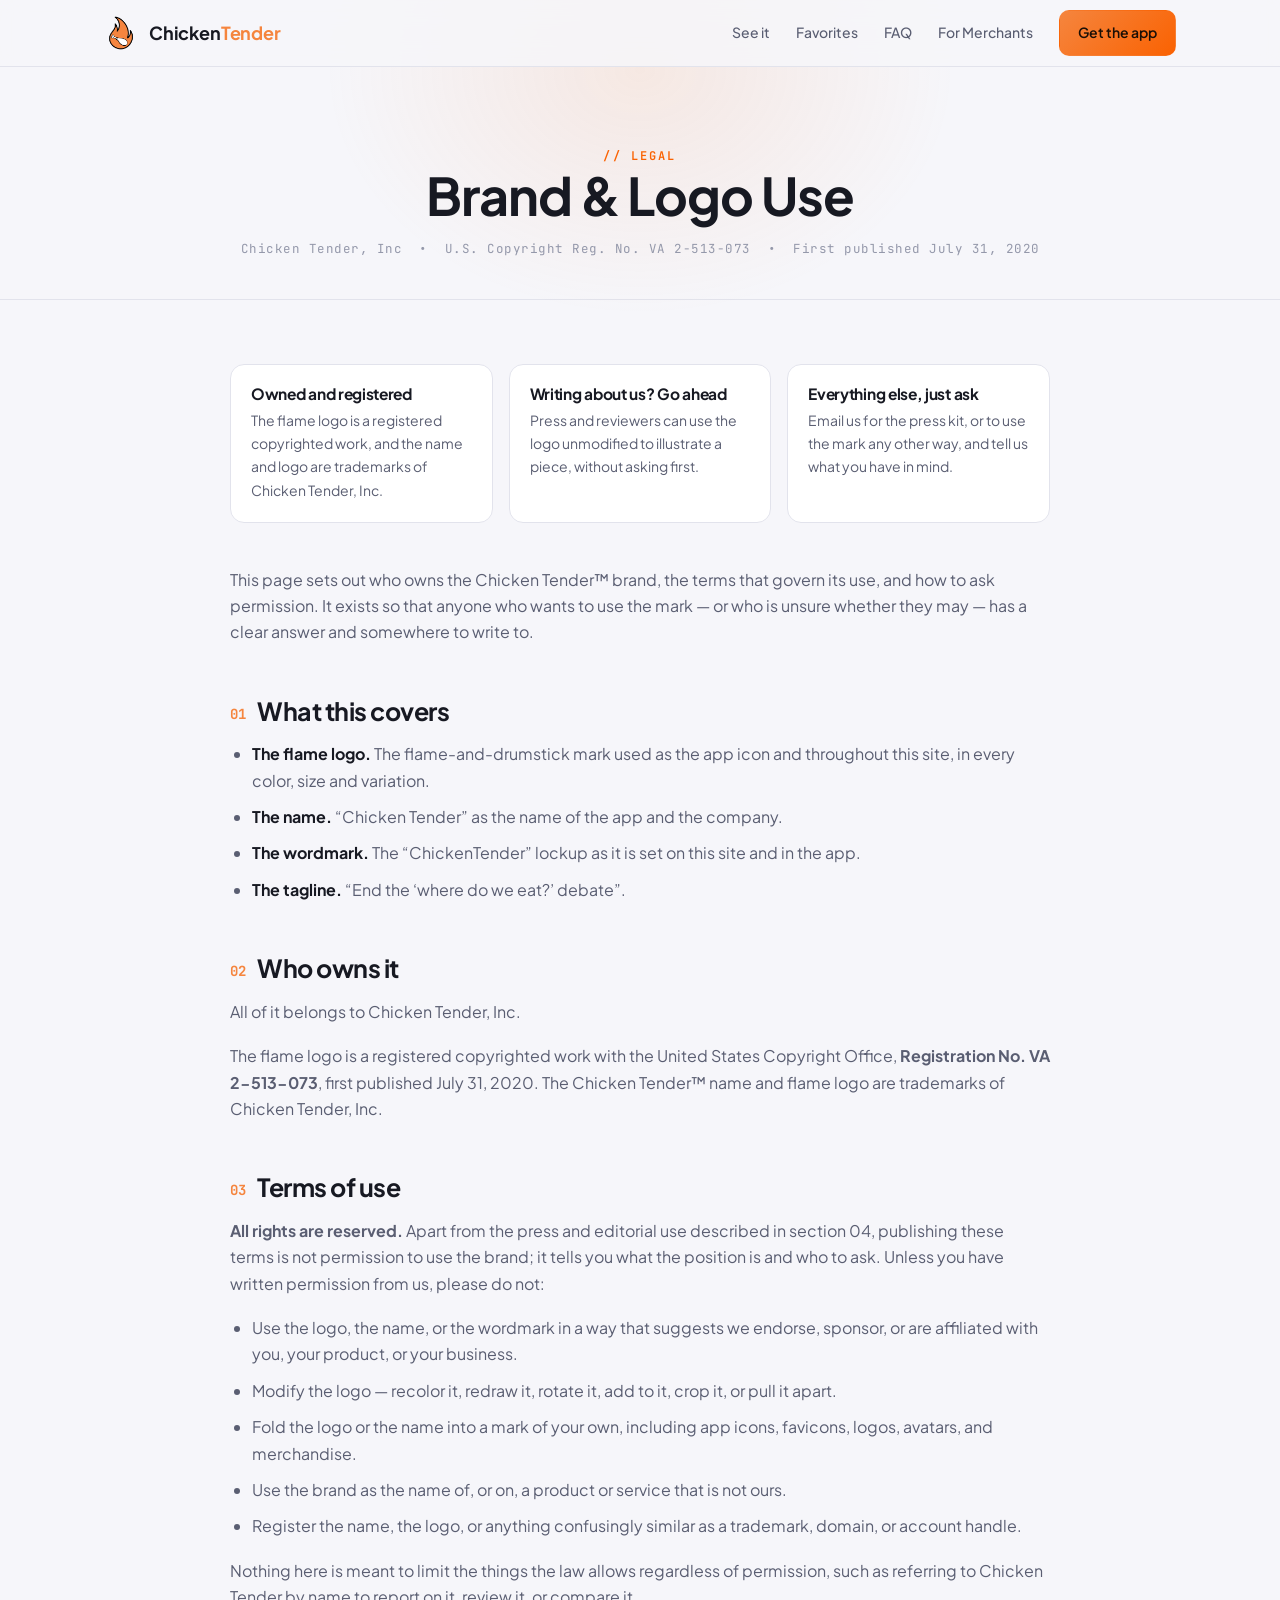
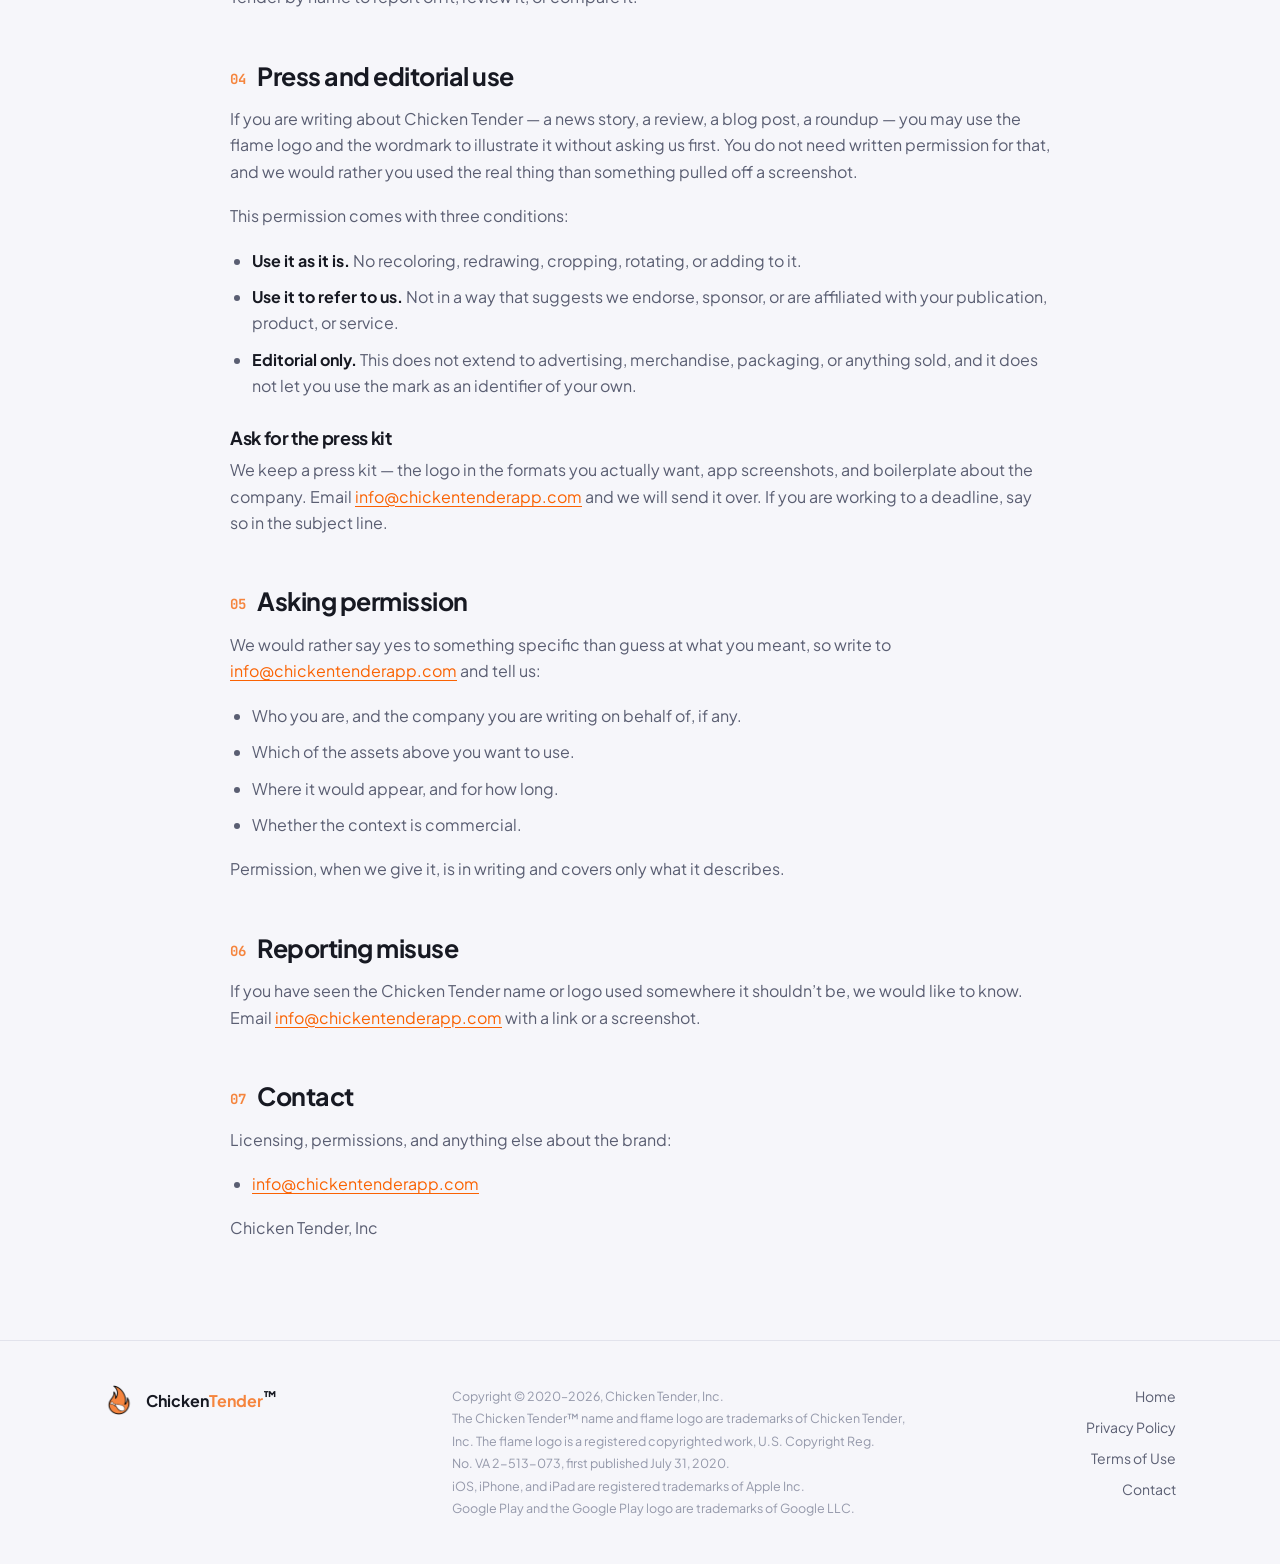
<file: brand.html>
<!DOCTYPE html>
<html lang="en">

<head>

    <meta charset="utf-8">
    <meta http-equiv="X-UA-Compatible" content="IE=edge">
    <meta name="viewport" content="width=device-width, initial-scale=1">
    <meta name="description" content="Brand and logo use for Chicken Tender™ — who owns the flame logo and the Chicken Tender name, the terms that govern their use, and how to request permission.">
    <meta name="author" content="Chicken Tender, Inc">
    <meta name="theme-color" content="#0f1117" media="(prefers-color-scheme: dark)">
    <meta name="theme-color" content="#f6f6fa" media="(prefers-color-scheme: light)">
    <meta name="robots" content="index, follow">
    <meta name="apple-itunes-app" content="app-id=1514175364">
    <link rel="icon" href="./img/tender/favicon.ico" sizes="48x48" type="image/x-icon" />
    <link rel="icon" href="./logo.png" sizes="1024x1024" type="./image/png" />
    <link rel="apple-touch-icon" href="./logo.png" sizes="1024x1024" />

    <meta property="og:type" content="website" />
    <meta property="og:site_name" content="Chicken Tender" />
    <meta property="og:title" content="Brand &amp; Logo Use — Chicken Tender™" />
    <meta property="og:url" content="https://www.chickentenderapp.com/brand.html" />
    <meta property="og:description" content="Who owns the Chicken Tender flame logo and name, the terms that govern their use, and how to request permission." />
    <meta property="og:image" content="https://www.chickentenderapp.com/img/tender/og-image.png" />

    <title>Brand &amp; Logo Use — Chicken Tender™, Inc</title>

    <!-- Fonts (matched to the rest of the site) -->
    <link rel="preconnect" href="https://fonts.googleapis.com">
    <link rel="preconnect" href="https://fonts.gstatic.com" crossorigin>
    <link href="https://fonts.googleapis.com/css2?family=Plus+Jakarta+Sans:wght@400;500;600;700;800&family=JetBrains+Mono:wght@400;500;600&display=swap" rel="stylesheet" />

    <link href="css/home.css" rel="stylesheet">
    <link rel="canonical" href="https://www.chickentenderapp.com/brand.html">
</head>

<body id="page-top">

    <!-- Nav -->
    <nav class="nav">
        <div class="container nav-inner">
            <a href="./index.html" class="nav-brand">
                <img src="./img/flame.png" alt="Chicken Tender™ flame logo" />
                <span class="wordmark">Chicken<span class="accent">Tender</span></span>
            </a>
            <div class="nav-links">
                <a href="./index.html#see-it" class="nav-link">See it</a>
                <a href="./index.html#favorites" class="nav-link">Favorites</a>
                <a href="./index.html#faq" class="nav-link">FAQ</a>
                <a href="https://merchants.chickentenderapp.com" target="_blank" rel="noopener" class="nav-link">For Merchants</a>
                <a href="./index.html#download-now" class="btn btn-accent">Get the app</a>
            </div>
        </div>
    </nav>

    <!-- Hero -->
    <header class="legal-hero">
        <div class="container">
            <span class="kicker">// legal</span>
            <h1>Brand &amp; Logo Use</h1>
            <p class="legal-meta">Chicken Tender, Inc &nbsp;&bull;&nbsp; U.S. Copyright Reg. No. VA 2-513-073 &nbsp;&bull;&nbsp; First published July 31, 2020</p>
        </div>
    </header>

    <div class="container">
        <div class="legal">

            <div class="legal-summary">
                <div>
                    <h4>Owned and registered</h4>
                    <p>The flame logo is a registered copyrighted work, and the name and logo are trademarks of Chicken Tender, Inc.</p>
                </div>
                <div>
                    <h4>Writing about us? Go ahead</h4>
                    <p>Press and reviewers can use the logo unmodified to illustrate a piece, without asking first.</p>
                </div>
                <div>
                    <h4>Everything else, just ask</h4>
                    <p>Email us for the press kit, or to use the mark any other way, and tell us what you have in mind.</p>
                </div>
            </div>

            <p>This page sets out who owns the Chicken Tender&trade; brand, the terms that govern its use, and how to ask permission. It exists so that anyone who wants to use the mark &mdash; or who is unsure whether they may &mdash; has a clear answer and somewhere to write to.</p>

            <!-- 1 -->
            <h2 id="s1"><span class="num">01</span>What this covers</h2>
            <ul>
                <li><strong>The flame logo.</strong> The flame-and-drumstick mark used as the app icon and throughout this site, in every color, size and variation.</li>
                <li><strong>The name.</strong> &ldquo;Chicken Tender&rdquo; as the name of the app and the company.</li>
                <li><strong>The wordmark.</strong> The &ldquo;ChickenTender&rdquo; lockup as it is set on this site and in the app.</li>
                <li><strong>The tagline.</strong> &ldquo;End the &lsquo;where do we eat?&rsquo; debate&rdquo;.</li>
            </ul>

            <!-- 2 -->
            <h2 id="s2"><span class="num">02</span>Who owns it</h2>
            <p>All of it belongs to Chicken Tender, Inc.</p>
            <p>The flame logo is a registered copyrighted work with the United States Copyright Office, <strong>Registration No. VA 2-513-073</strong>, first published July 31, 2020. The Chicken Tender&trade; name and flame logo are trademarks of Chicken Tender, Inc.</p>

            <!-- 3 -->
            <h2 id="s3"><span class="num">03</span>Terms of use</h2>
            <p><strong>All rights are reserved.</strong> Apart from the press and editorial use described in section 04, publishing these terms is not permission to use the brand; it tells you what the position is and who to ask. Unless you have written permission from us, please do not:</p>
            <ul>
                <li>Use the logo, the name, or the wordmark in a way that suggests we endorse, sponsor, or are affiliated with you, your product, or your business.</li>
                <li>Modify the logo &mdash; recolor it, redraw it, rotate it, add to it, crop it, or pull it apart.</li>
                <li>Fold the logo or the name into a mark of your own, including app icons, favicons, logos, avatars, and merchandise.</li>
                <li>Use the brand as the name of, or on, a product or service that is not ours.</li>
                <li>Register the name, the logo, or anything confusingly similar as a trademark, domain, or account handle.</li>
            </ul>
            <p>Nothing here is meant to limit the things the law allows regardless of permission, such as referring to Chicken Tender by name to report on it, review it, or compare it.</p>

            <!-- 4 -->
            <h2 id="s4"><span class="num">04</span>Press and editorial use</h2>
            <p>If you are writing about Chicken Tender &mdash; a news story, a review, a blog post, a roundup &mdash; you may use the flame logo and the wordmark to illustrate it without asking us first. You do not need written permission for that, and we would rather you used the real thing than something pulled off a screenshot.</p>
            <p>This permission comes with three conditions:</p>
            <ul>
                <li><strong>Use it as it is.</strong> No recoloring, redrawing, cropping, rotating, or adding to it.</li>
                <li><strong>Use it to refer to us.</strong> Not in a way that suggests we endorse, sponsor, or are affiliated with your publication, product, or service.</li>
                <li><strong>Editorial only.</strong> This does not extend to advertising, merchandise, packaging, or anything sold, and it does not let you use the mark as an identifier of your own.</li>
            </ul>

            <h3>Ask for the press kit</h3>
            <p>We keep a press kit &mdash; the logo in the formats you actually want, app screenshots, and boilerplate about the company. Email <a href="mailto:info@chickentenderapp.com">info@chickentenderapp.com</a> and we will send it over. If you are working to a deadline, say so in the subject line.</p>

            <!-- 5 -->
            <h2 id="s5"><span class="num">05</span>Asking permission</h2>
            <p>We would rather say yes to something specific than guess at what you meant, so write to <a href="mailto:info@chickentenderapp.com">info@chickentenderapp.com</a> and tell us:</p>
            <ul>
                <li>Who you are, and the company you are writing on behalf of, if any.</li>
                <li>Which of the assets above you want to use.</li>
                <li>Where it would appear, and for how long.</li>
                <li>Whether the context is commercial.</li>
            </ul>
            <p>Permission, when we give it, is in writing and covers only what it describes.</p>

            <!-- 6 -->
            <h2 id="s6"><span class="num">06</span>Reporting misuse</h2>
            <p>If you have seen the Chicken Tender name or logo used somewhere it shouldn&rsquo;t be, we would like to know. Email <a href="mailto:info@chickentenderapp.com">info@chickentenderapp.com</a> with a link or a screenshot.</p>

            <!-- 7 -->
            <h2 id="s7"><span class="num">07</span>Contact</h2>
            <p>Licensing, permissions, and anything else about the brand:</p>
            <ul>
                <li><a href="mailto:info@chickentenderapp.com">info@chickentenderapp.com</a></li>
            </ul>
            <p>Chicken Tender, Inc</p>

        </div>
    </div>

    <footer>
        <div class="container footer-inner">
            <div>
                <div class="footer-brand">
                    <img src="./img/flame.png" alt="Chicken Tender, Inc" />
                    <span class="wordmark">Chicken<span class="accent">Tender</span><sup>&trade;</sup></span>
                </div>
            </div>
            <div class="footer-legal">
                Copyright &copy; 2020&ndash;2026, Chicken Tender, Inc.<br>
                The Chicken Tender&trade; name and flame logo are trademarks of Chicken Tender, Inc.
                The flame logo is a registered copyrighted work, U.S. Copyright Reg. No.&nbsp;VA&nbsp;2-513-073,
                first published July&nbsp;31,&nbsp;2020.<br>
                iOS, iPhone, and iPad are registered trademarks of Apple Inc.<br>
                Google Play and the Google Play logo are trademarks of Google LLC.
            </div>
            <div class="footer-links">
                <a href="./index.html">Home</a>
                <a href="privacy.html">Privacy Policy</a>
                <a href="terms.html">Terms of Use</a>
                <a href="mailto:info@chickentenderapp.com">Contact</a>
            </div>
        </div>
    </footer>

</body>

</html>
</file>
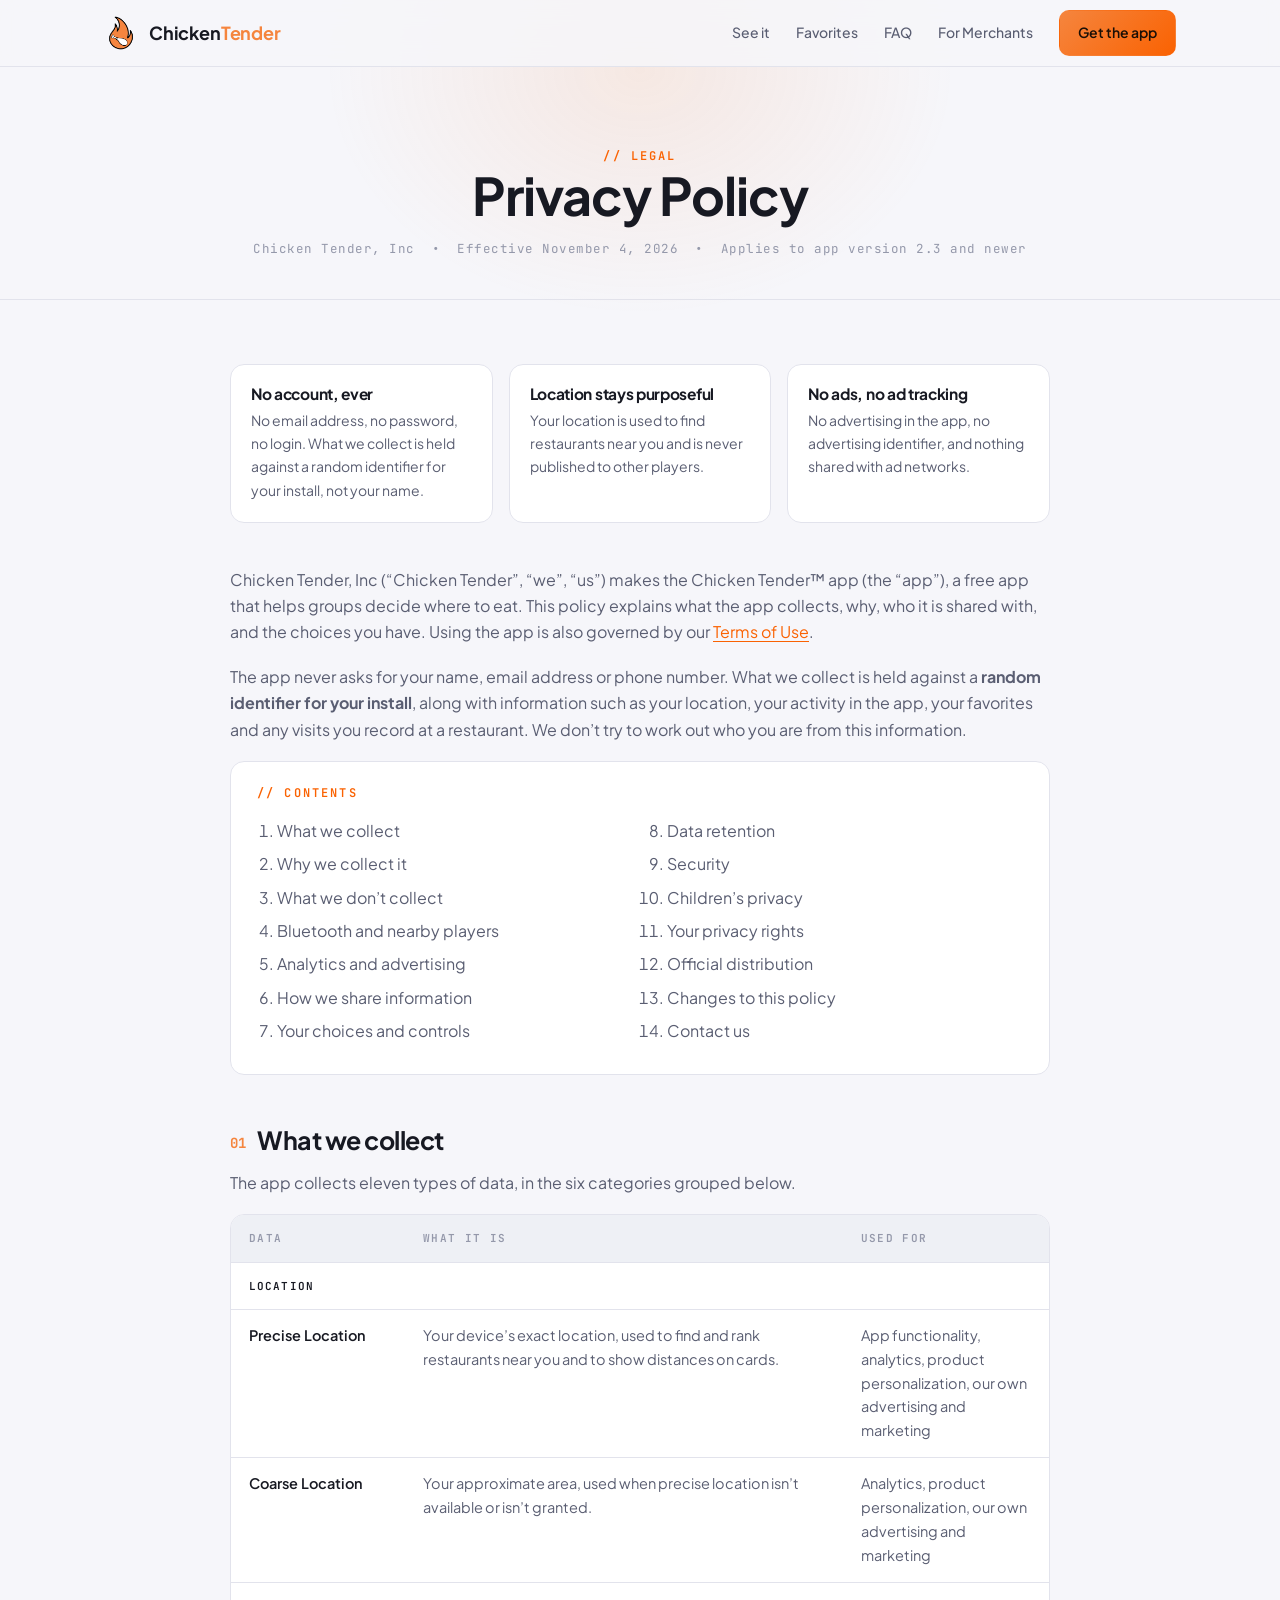
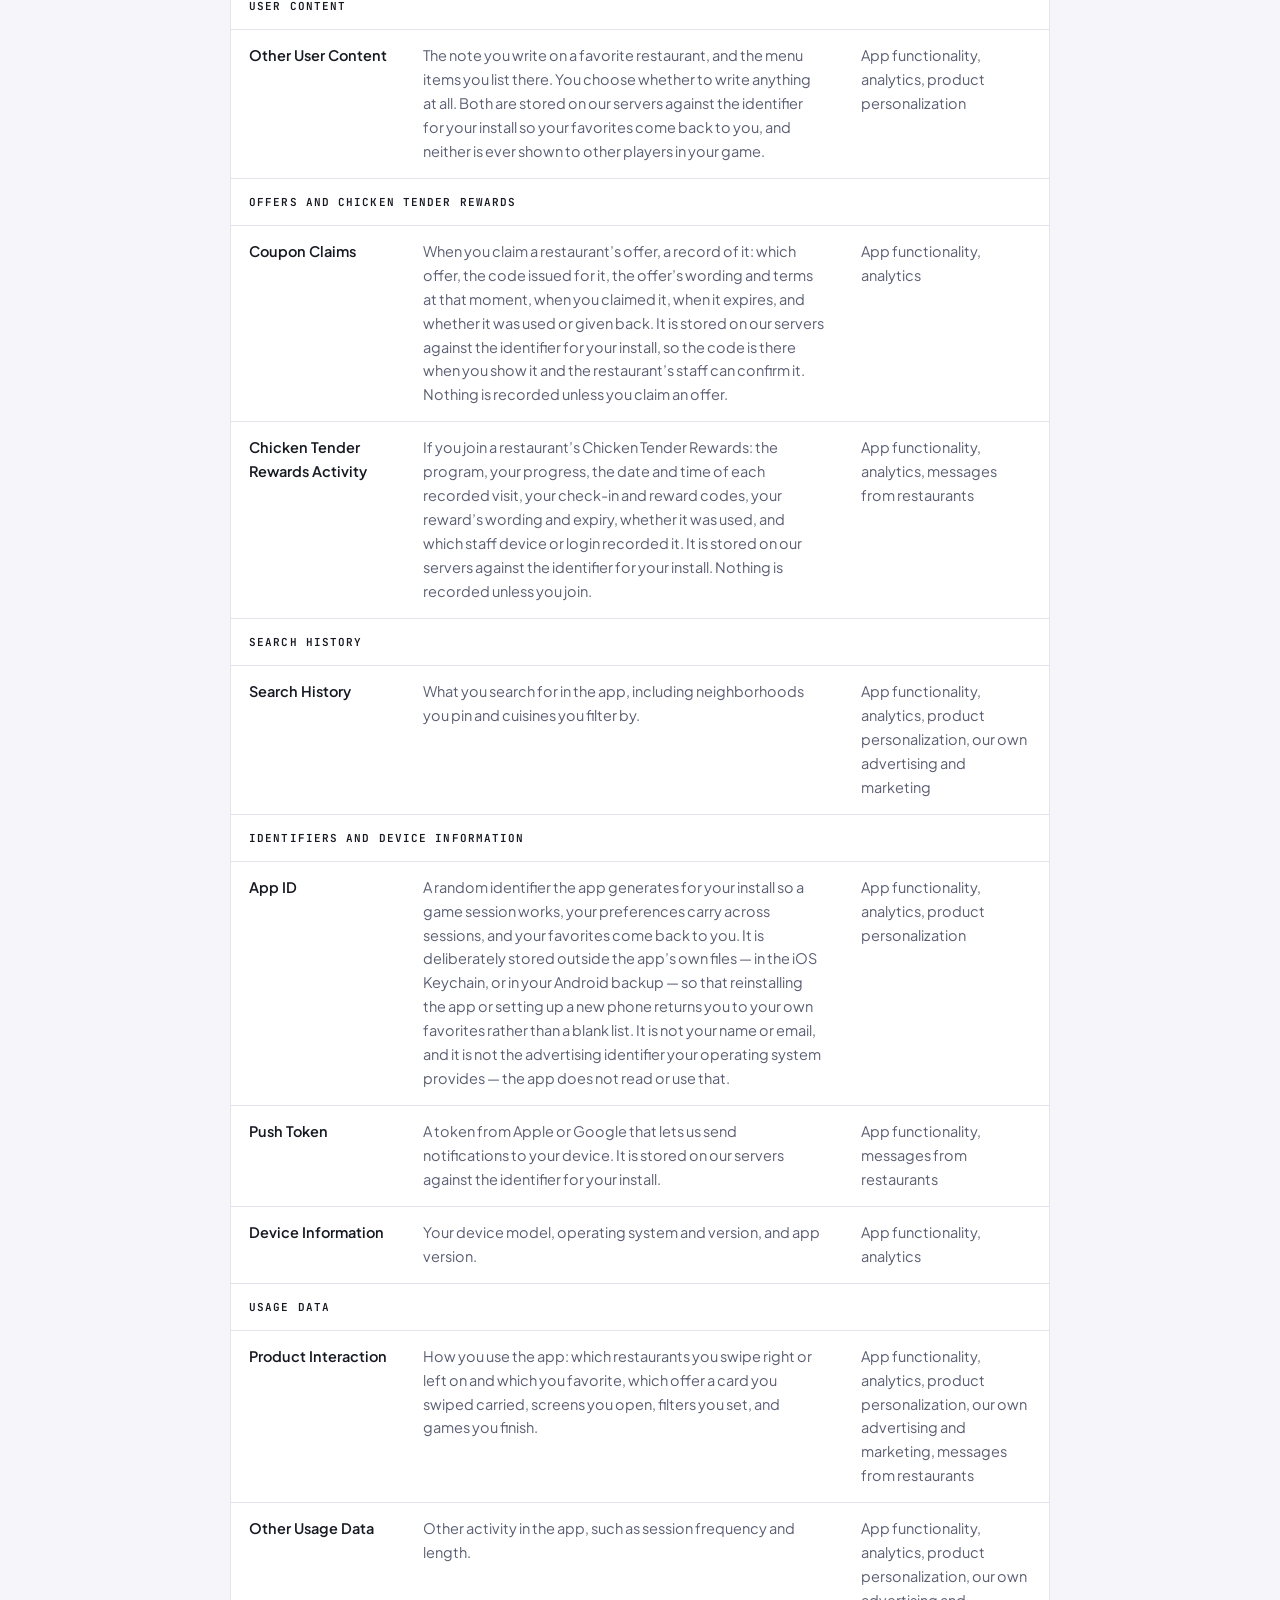
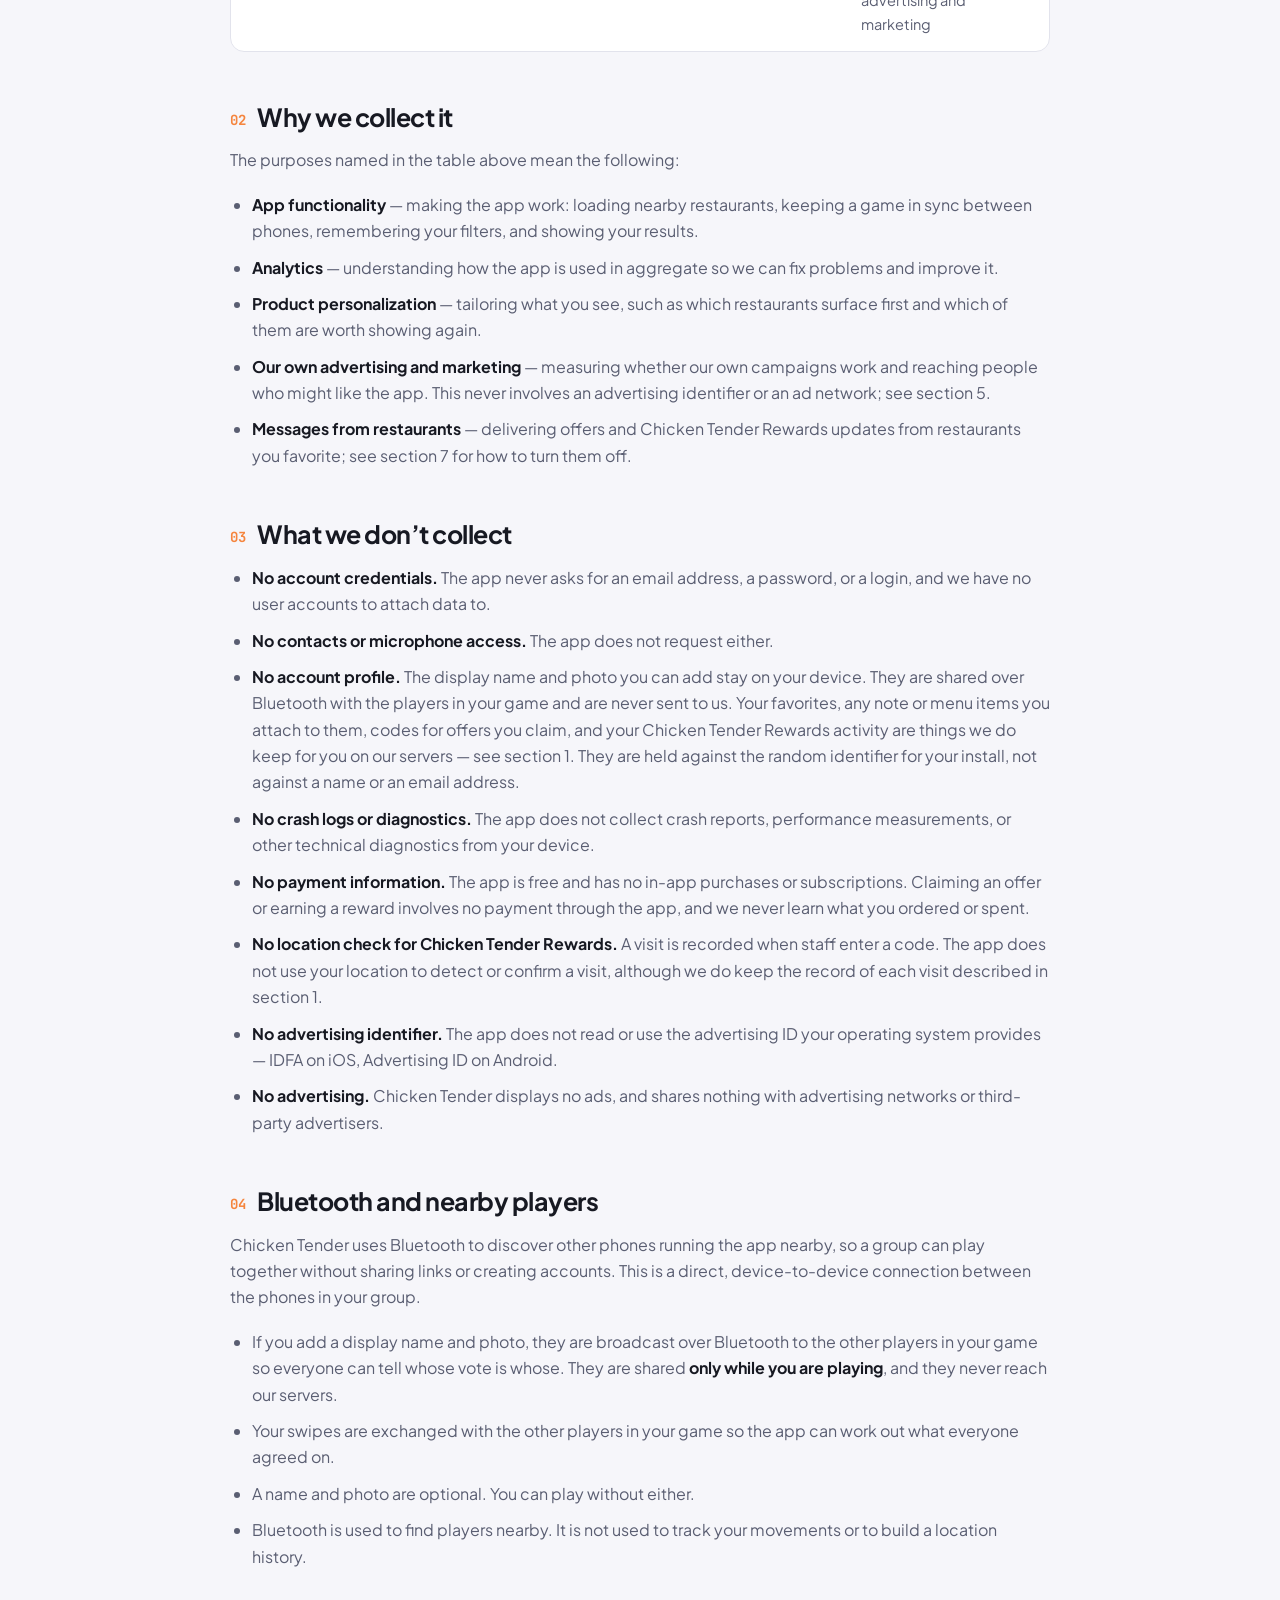
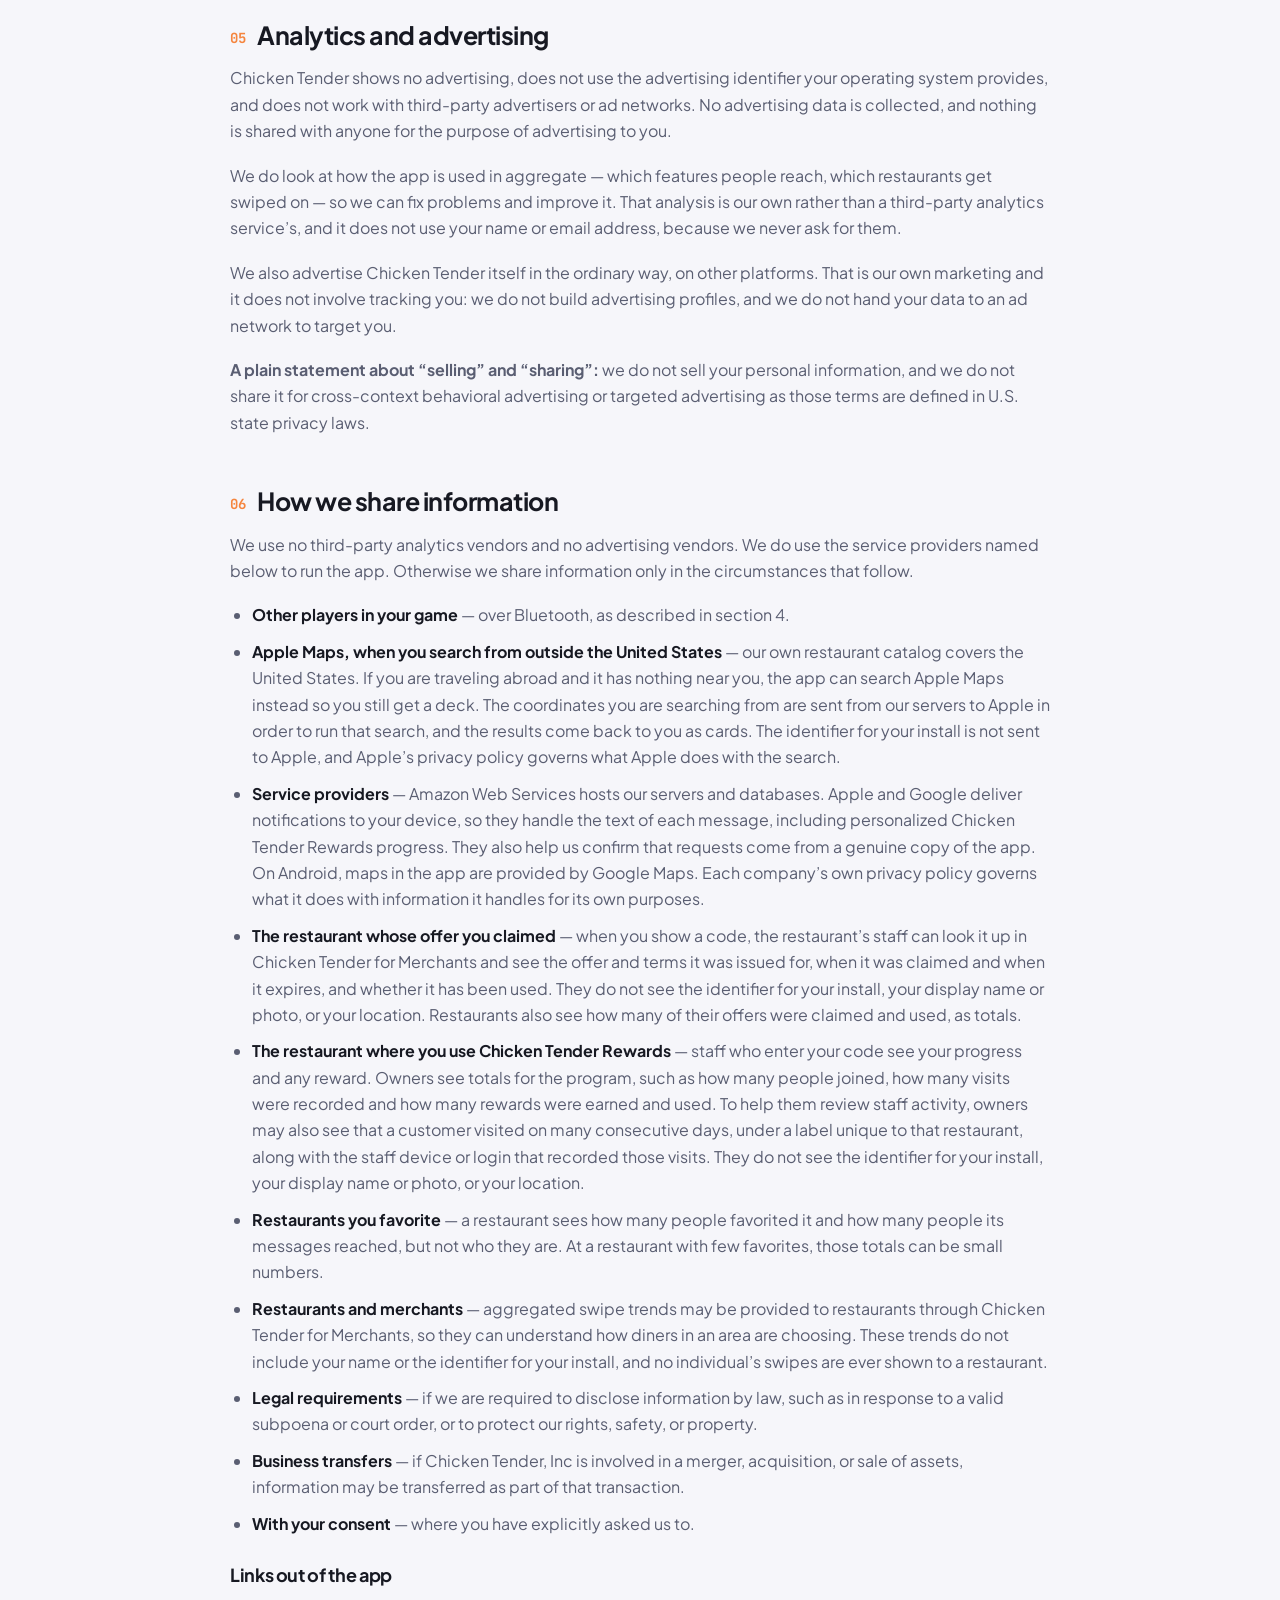
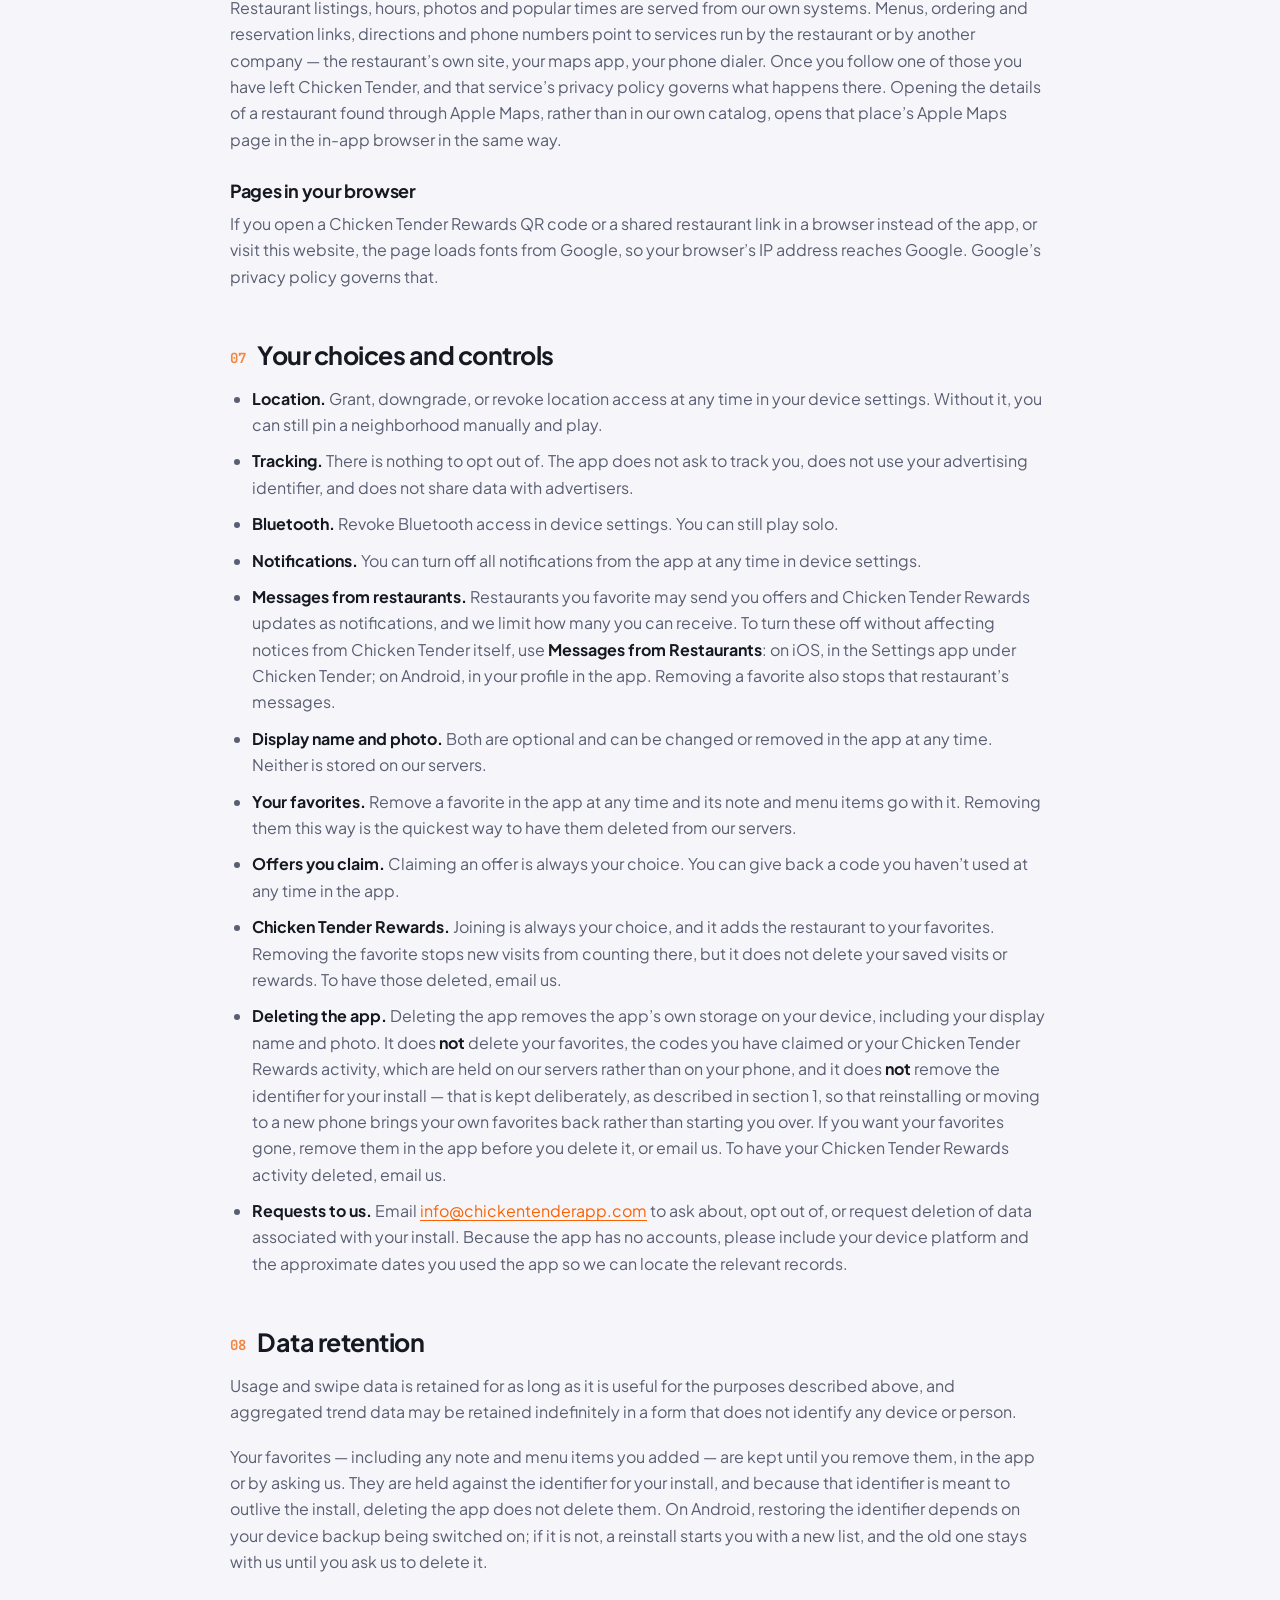
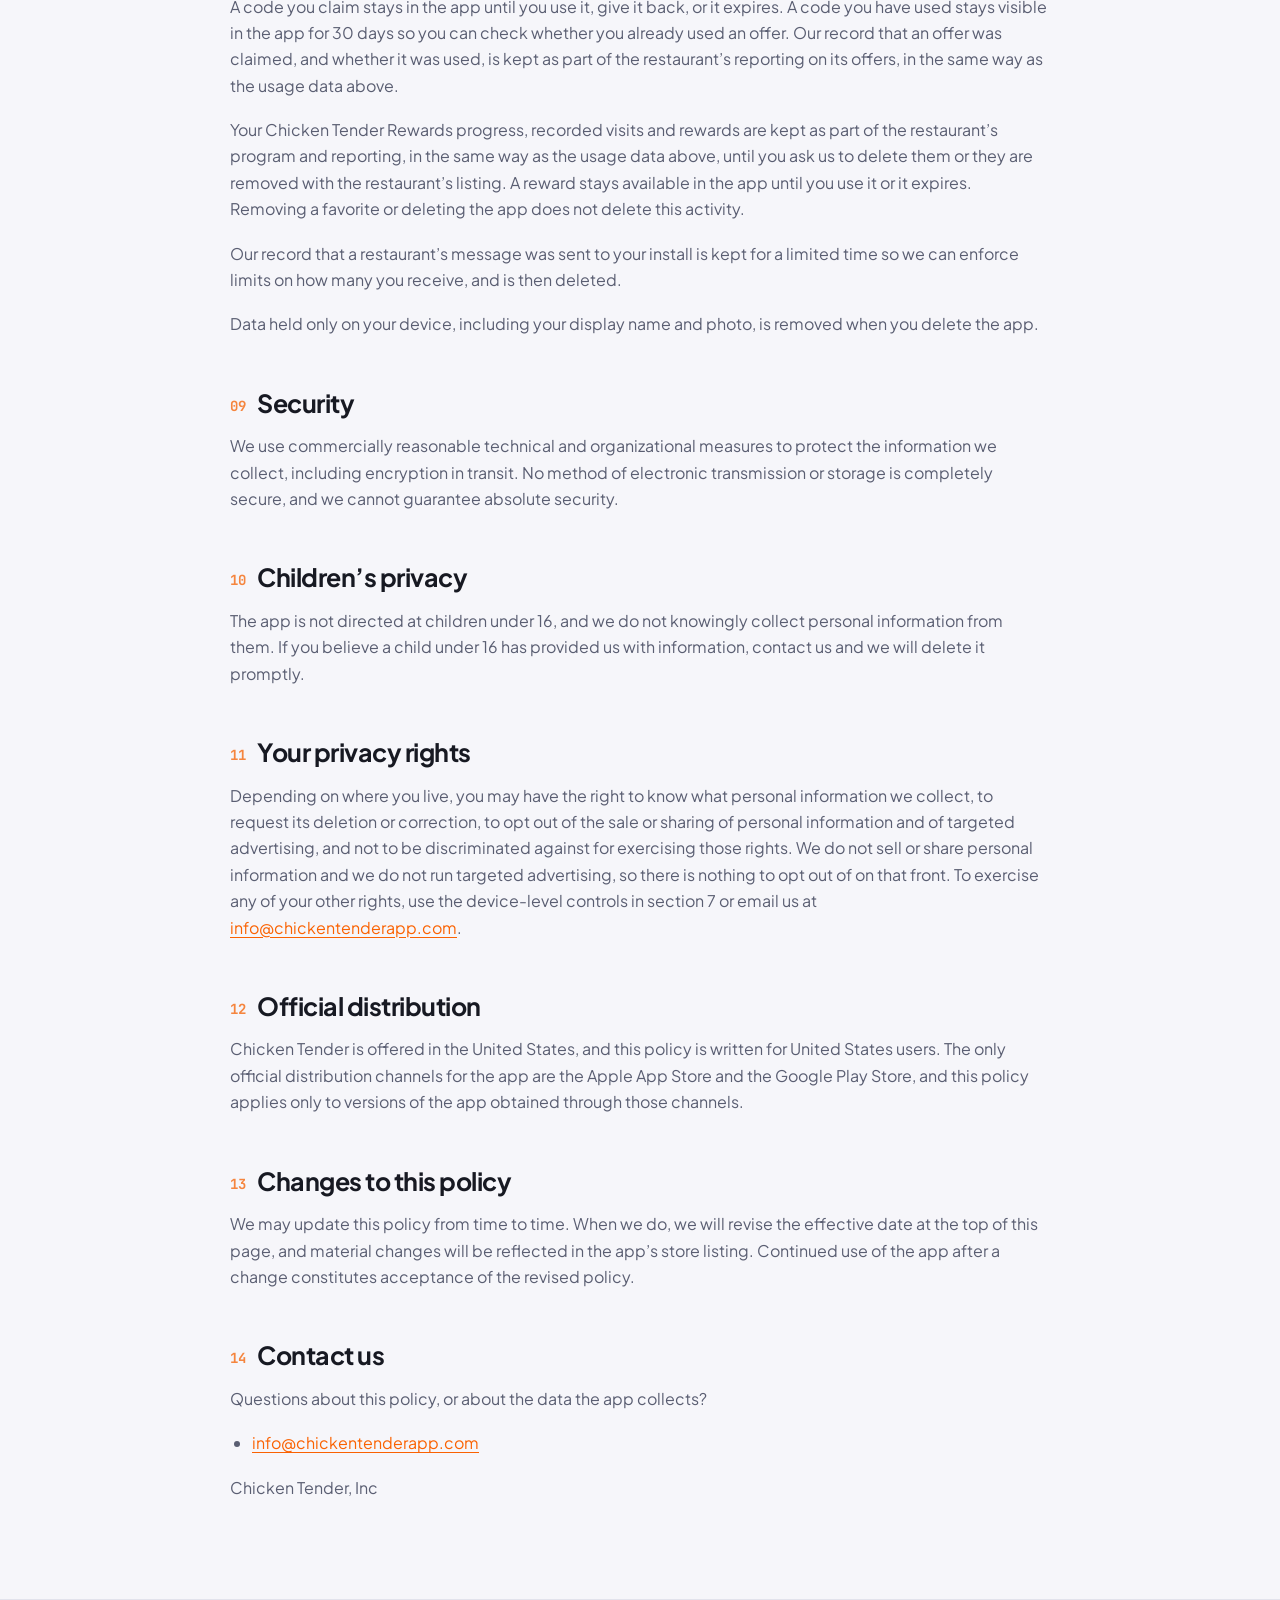
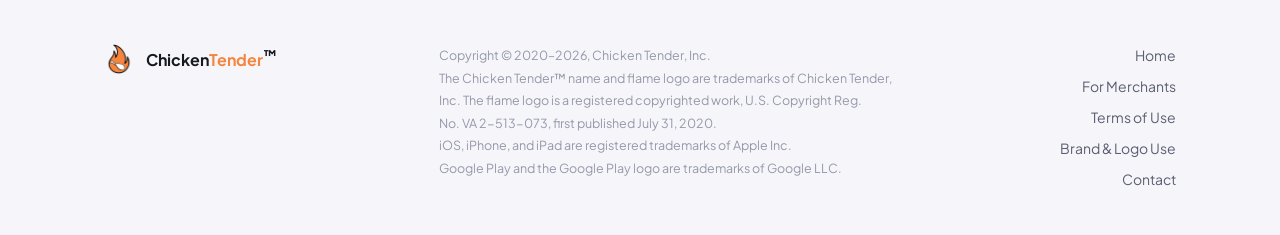
<file: privacy.html>
<!DOCTYPE html>
<html lang="en">

<head>

    <meta charset="utf-8">
    <meta http-equiv="X-UA-Compatible" content="IE=edge">
    <meta name="viewport" content="width=device-width, initial-scale=1">
    <meta name="description" content="Privacy Policy for the Chicken Tender™ app — exactly what data is collected, why, who it goes to, and the choices you have. No accounts, and the app never asks for your name or email.">
    <meta name="author" content="Chicken Tender, Inc">
    <meta name="theme-color" content="#0f1117" media="(prefers-color-scheme: dark)">
    <meta name="theme-color" content="#f6f6fa" media="(prefers-color-scheme: light)">
    <meta name="robots" content="index, follow">
    <meta name="apple-itunes-app" content="app-id=1514175364">
    <link rel="icon" href="./img/tender/favicon.ico" sizes="48x48" type="image/x-icon" />
    <link rel="icon" href="./logo.png" sizes="1024x1024" type="./image/png" />
    <link rel="apple-touch-icon" href="./logo.png" sizes="1024x1024" />

    <meta property="og:type" content="website" />
    <meta property="og:site_name" content="Chicken Tender" />
    <meta property="og:title" content="Privacy Policy — Chicken Tender™" />
    <meta property="og:url" content="https://www.chickentenderapp.com/privacy.html" />
    <meta property="og:description" content="Exactly what the Chicken Tender app collects, why, who it goes to, and the choices you have." />
    <meta property="og:image" content="https://www.chickentenderapp.com/img/tender/og-image.png" />

    <title>Privacy Policy — Chicken Tender™, Inc</title>

    <!-- Fonts (matched to the rest of the site) -->
    <link rel="preconnect" href="https://fonts.googleapis.com">
    <link rel="preconnect" href="https://fonts.gstatic.com" crossorigin>
    <link href="https://fonts.googleapis.com/css2?family=Plus+Jakarta+Sans:wght@400;500;600;700;800&family=JetBrains+Mono:wght@400;500;600&display=swap" rel="stylesheet" />

    <link href="css/home.css" rel="stylesheet">
    <link rel="canonical" href="https://www.chickentenderapp.com/privacy.html">
</head>

<body id="page-top">

    <!-- Nav -->
    <nav class="nav">
        <div class="container nav-inner">
            <a href="./index.html" class="nav-brand">
                <img src="./img/flame.png" alt="Chicken Tender™ flame logo" />
                <span class="wordmark">Chicken<span class="accent">Tender</span></span>
            </a>
            <div class="nav-links">
                <a href="./index.html#see-it" class="nav-link">See it</a>
                <a href="./index.html#favorites" class="nav-link">Favorites</a>
                <a href="./index.html#faq" class="nav-link">FAQ</a>
                <a href="https://merchants.chickentenderapp.com" target="_blank" rel="noopener" class="nav-link">For Merchants</a>
                <a href="./index.html#download-now" class="btn btn-accent">Get the app</a>
            </div>
        </div>
    </nav>

    <!-- Hero -->
    <header class="legal-hero">
        <div class="container">
            <span class="kicker">// legal</span>
            <h1>Privacy Policy</h1>
            <p class="legal-meta">Chicken Tender, Inc &nbsp;&bull;&nbsp; Effective November 4, 2026 &nbsp;&bull;&nbsp; Applies to app version 2.3 and newer</p>
        </div>
    </header>

    <div class="container">
        <div class="legal">

            <div class="legal-summary">
                <div>
                    <h4>No account, ever</h4>
                    <p>No email address, no password, no login. What we collect is held against a random identifier for your install, not your name.</p>
                </div>
                <div>
                    <h4>Location stays purposeful</h4>
                    <p>Your location is used to find restaurants near you and is never published to other players.</p>
                </div>
                <div>
                    <h4>No ads, no ad tracking</h4>
                    <p>No advertising in the app, no advertising identifier, and nothing shared with ad networks.</p>
                </div>
            </div>

            <p>Chicken Tender, Inc (&ldquo;Chicken Tender&rdquo;, &ldquo;we&rdquo;, &ldquo;us&rdquo;) makes the Chicken Tender&trade; app (the &ldquo;app&rdquo;), a free app that helps groups decide where to eat. This policy explains what the app collects, why, who it is shared with, and the choices you have. Using the app is also governed by our <a href="terms.html">Terms of Use</a>.</p>

            <p>The app never asks for your name, email address or phone number. What we collect is held against a <strong>random identifier for your install</strong>, along with information such as your location, your activity in the app, your favorites and any visits you record at a restaurant. We don&rsquo;t try to work out who you are from this information.</p>

            <nav class="legal-toc" aria-label="Contents">
                <span class="kicker">// contents</span>
                <ol>
                    <li><a href="#s1">What we collect</a></li>
                    <li><a href="#s2">Why we collect it</a></li>
                    <li><a href="#s3">What we don&rsquo;t collect</a></li>
                    <li><a href="#s4">Bluetooth and nearby players</a></li>
                    <li><a href="#s5">Analytics and advertising</a></li>
                    <li><a href="#s6">How we share information</a></li>
                    <li><a href="#s7">Your choices and controls</a></li>
                    <li><a href="#s8">Data retention</a></li>
                    <li><a href="#s9">Security</a></li>
                    <li><a href="#s10">Children&rsquo;s privacy</a></li>
                    <li><a href="#s11">Your privacy rights</a></li>
                    <li><a href="#s12">Official distribution</a></li>
                    <li><a href="#s13">Changes to this policy</a></li>
                    <li><a href="#s14">Contact us</a></li>
                </ol>
            </nav>

            <!-- 1 -->
            <h2 id="s1"><span class="num">01</span>What we collect</h2>

            <p>The app collects eleven types of data, in the six categories grouped below.</p>

            <div class="data-table-wrap">
                <table class="data-table">
                    <thead>
                        <tr>
                            <th scope="col">Data</th>
                            <th scope="col">What it is</th>
                            <th scope="col">Used for</th>
                        </tr>
                    </thead>
                    <tbody>
                        <tr>
                            <td colspan="3" class="grp">Location</td>
                        </tr>
                        <tr>
                            <td>Precise&nbsp;Location</td>
                            <td data-label="What it is">Your device&rsquo;s exact location, used to find and rank restaurants near you and to show distances on cards.</td>
                            <td data-label="Used for">App functionality, analytics, product personalization, our own advertising and marketing</td>
                        </tr>
                        <tr>
                            <td>Coarse&nbsp;Location</td>
                            <td data-label="What it is">Your approximate area, used when precise location isn&rsquo;t available or isn&rsquo;t granted.</td>
                            <td data-label="Used for">Analytics, product personalization, our own advertising and marketing</td>
                        </tr>
                        <tr>
                            <td colspan="3" class="grp">User content</td>
                        </tr>
                        <tr>
                            <td>Other&nbsp;User&nbsp;Content</td>
                            <td data-label="What it is">The note you write on a favorite restaurant, and the menu items you list there. You choose whether to write anything at all. Both are stored on our servers against the identifier for your install so your favorites come back to you, and neither is ever shown to other players in your game.</td>
                            <td data-label="Used for">App functionality, analytics, product personalization</td>
                        </tr>
                        <tr>
                            <td colspan="3" class="grp">Offers and Chicken Tender Rewards</td>
                        </tr>
                        <tr>
                            <td>Coupon&nbsp;Claims</td>
                            <td data-label="What it is">When you claim a restaurant&rsquo;s offer, a record of it: which offer, the code issued for it, the offer&rsquo;s wording and terms at that moment, when you claimed it, when it expires, and whether it was used or given back. It is stored on our servers against the identifier for your install, so the code is there when you show it and the restaurant&rsquo;s staff can confirm it. Nothing is recorded unless you claim an offer.</td>
                            <td data-label="Used for">App functionality, analytics</td>
                        </tr>
                        <tr>
                            <td>Chicken Tender<br>Rewards&nbsp;Activity</td>
                            <td data-label="What it is">If you join a restaurant&rsquo;s Chicken Tender Rewards: the program, your progress, the date and time of each recorded visit, your check-in and reward codes, your reward&rsquo;s wording and expiry, whether it was used, and which staff device or login recorded it. It is stored on our servers against the identifier for your install. Nothing is recorded unless you join.</td>
                            <td data-label="Used for">App functionality, analytics, messages from restaurants</td>
                        </tr>
                        <tr>
                            <td colspan="3" class="grp">Search history</td>
                        </tr>
                        <tr>
                            <td>Search&nbsp;History</td>
                            <td data-label="What it is">What you search for in the app, including neighborhoods you pin and cuisines you filter by.</td>
                            <td data-label="Used for">App functionality, analytics, product personalization, our own advertising and marketing</td>
                        </tr>
                        <tr>
                            <td colspan="3" class="grp">Identifiers and device information</td>
                        </tr>
                        <tr>
                            <td>App&nbsp;ID</td>
                            <td data-label="What it is">A random identifier the app generates for your install so a game session works, your preferences carry across sessions, and your favorites come back to you. It is deliberately stored outside the app&rsquo;s own files &mdash; in the iOS Keychain, or in your Android backup &mdash; so that reinstalling the app or setting up a new phone returns you to your own favorites rather than a blank list. It is not your name or email, and it is not the advertising identifier your operating system provides &mdash; the app does not read or use that.</td>
                            <td data-label="Used for">App functionality, analytics, product personalization</td>
                        </tr>
                        <tr>
                            <td>Push&nbsp;Token</td>
                            <td data-label="What it is">A token from Apple or Google that lets us send notifications to your device. It is stored on our servers against the identifier for your install.</td>
                            <td data-label="Used for">App functionality, messages from restaurants</td>
                        </tr>
                        <tr>
                            <td>Device&nbsp;Information</td>
                            <td data-label="What it is">Your device model, operating system and version, and app version.</td>
                            <td data-label="Used for">App functionality, analytics</td>
                        </tr>
                        <tr>
                            <td colspan="3" class="grp">Usage data</td>
                        </tr>
                        <tr>
                            <td>Product&nbsp;Interaction</td>
                            <td data-label="What it is">How you use the app: which restaurants you swipe right or left on and which you favorite, which offer a card you swiped carried, screens you open, filters you set, and games you finish.</td>
                            <td data-label="Used for">App functionality, analytics, product personalization, our own advertising and marketing, messages from restaurants</td>
                        </tr>
                        <tr>
                            <td>Other&nbsp;Usage&nbsp;Data</td>
                            <td data-label="What it is">Other activity in the app, such as session frequency and length.</td>
                            <td data-label="Used for">App functionality, analytics, product personalization, our own advertising and marketing</td>
                        </tr>
                    </tbody>
                </table>
            </div>

            <!-- 2 -->
            <h2 id="s2"><span class="num">02</span>Why we collect it</h2>

            <p>The purposes named in the table above mean the following:</p>
            <ul>
                <li><strong>App functionality</strong> &mdash; making the app work: loading nearby restaurants, keeping a game in sync between phones, remembering your filters, and showing your results.</li>
                <li><strong>Analytics</strong> &mdash; understanding how the app is used in aggregate so we can fix problems and improve it.</li>
                <li><strong>Product personalization</strong> &mdash; tailoring what you see, such as which restaurants surface first and which of them are worth showing again.</li>
                <li><strong>Our own advertising and marketing</strong> &mdash; measuring whether our own campaigns work and reaching people who might like the app. This never involves an advertising identifier or an ad network; see section 5.</li>
                <li><strong>Messages from restaurants</strong> &mdash; delivering offers and Chicken Tender Rewards updates from restaurants you favorite; see section 7 for how to turn them off.</li>
            </ul>

            <!-- 3 -->
            <h2 id="s3"><span class="num">03</span>What we don&rsquo;t collect</h2>
            <ul>
                <li><strong>No account credentials.</strong> The app never asks for an email address, a password, or a login, and we have no user accounts to attach data to.</li>
                <li><strong>No contacts or microphone access.</strong> The app does not request either.</li>
                <li><strong>No account profile.</strong> The display name and photo you can add stay on your device. They are shared over Bluetooth with the players in your game and are never sent to us. Your favorites, any note or menu items you attach to them, codes for offers you claim, and your Chicken Tender Rewards activity are things we do keep for you on our servers &mdash; see section 1. They are held against the random identifier for your install, not against a name or an email address.</li>
                <li><strong>No crash logs or diagnostics.</strong> The app does not collect crash reports, performance measurements, or other technical diagnostics from your device.</li>
                <li><strong>No payment information.</strong> The app is free and has no in-app purchases or subscriptions. Claiming an offer or earning a reward involves no payment through the app, and we never learn what you ordered or spent.</li>
                <li><strong>No location check for Chicken Tender Rewards.</strong> A visit is recorded when staff enter a code. The app does not use your location to detect or confirm a visit, although we do keep the record of each visit described in section 1.</li>
                <li><strong>No advertising identifier.</strong> The app does not read or use the advertising ID your operating system provides &mdash; IDFA on iOS, Advertising ID on Android.</li>
                <li><strong>No advertising.</strong> Chicken Tender displays no ads, and shares nothing with advertising networks or third-party advertisers.</li>
            </ul>

            <!-- 4 -->
            <h2 id="s4"><span class="num">04</span>Bluetooth and nearby players</h2>

            <p>Chicken Tender uses Bluetooth to discover other phones running the app nearby, so a group can play together without sharing links or creating accounts. This is a direct, device-to-device connection between the phones in your group.</p>
            <ul>
                <li>If you add a display name and photo, they are broadcast over Bluetooth to the other players in your game so everyone can tell whose vote is whose. They are shared <strong>only while you are playing</strong>, and they never reach our servers.</li>
                <li>Your swipes are exchanged with the other players in your game so the app can work out what everyone agreed on.</li>
                <li>A name and photo are optional. You can play without either.</li>
                <li>Bluetooth is used to find players nearby. It is not used to track your movements or to build a location history.</li>
            </ul>

            <!-- 5 -->
            <h2 id="s5"><span class="num">05</span>Analytics and advertising</h2>

            <p>Chicken Tender shows no advertising, does not use the advertising identifier your operating system provides, and does not work with third-party advertisers or ad networks. No advertising data is collected, and nothing is shared with anyone for the purpose of advertising to you.</p>

            <p>We do look at how the app is used in aggregate &mdash; which features people reach, which restaurants get swiped on &mdash; so we can fix problems and improve it. That analysis is our own rather than a third-party analytics service&rsquo;s, and it does not use your name or email address, because we never ask for them.</p>

            <p>We also advertise Chicken Tender itself in the ordinary way, on other platforms. That is our own marketing and it does not involve tracking you: we do not build advertising profiles, and we do not hand your data to an ad network to target you.</p>

            <p><strong>A plain statement about &ldquo;selling&rdquo; and &ldquo;sharing&rdquo;:</strong> we do not sell your personal information, and we do not share it for cross-context behavioral advertising or targeted advertising as those terms are defined in U.S. state privacy laws.</p>

            <!-- 6 -->
            <h2 id="s6"><span class="num">06</span>How we share information</h2>

            <p>We use no third-party analytics vendors and no advertising vendors. We do use the service providers named below to run the app. Otherwise we share information only in the circumstances that follow.</p>
            <ul>
                <li><strong>Other players in your game</strong> &mdash; over Bluetooth, as described in section 4.</li>
                <li><strong>Apple Maps, when you search from outside the United States</strong> &mdash; our own restaurant catalog covers the United States. If you are traveling abroad and it has nothing near you, the app can search Apple Maps instead so you still get a deck. The coordinates you are searching from are sent from our servers to Apple in order to run that search, and the results come back to you as cards. The identifier for your install is not sent to Apple, and Apple&rsquo;s privacy policy governs what Apple does with the search.</li>
                <li><strong>Service providers</strong> &mdash; Amazon Web Services hosts our servers and databases. Apple and Google deliver notifications to your device, so they handle the text of each message, including personalized Chicken Tender Rewards progress. They also help us confirm that requests come from a genuine copy of the app. On Android, maps in the app are provided by Google Maps. Each company&rsquo;s own privacy policy governs what it does with information it handles for its own purposes.</li>
                <li><strong>The restaurant whose offer you claimed</strong> &mdash; when you show a code, the restaurant&rsquo;s staff can look it up in Chicken Tender for Merchants and see the offer and terms it was issued for, when it was claimed and when it expires, and whether it has been used. They do not see the identifier for your install, your display name or photo, or your location. Restaurants also see how many of their offers were claimed and used, as totals.</li>
                <li><strong>The restaurant where you use Chicken Tender Rewards</strong> &mdash; staff who enter your code see your progress and any reward. Owners see totals for the program, such as how many people joined, how many visits were recorded and how many rewards were earned and used. To help them review staff activity, owners may also see that a customer visited on many consecutive days, under a label unique to that restaurant, along with the staff device or login that recorded those visits. They do not see the identifier for your install, your display name or photo, or your location.</li>
                <li><strong>Restaurants you favorite</strong> &mdash; a restaurant sees how many people favorited it and how many people its messages reached, but not who they are. At a restaurant with few favorites, those totals can be small numbers.</li>
                <li><strong>Restaurants and merchants</strong> &mdash; aggregated swipe trends may be provided to restaurants through Chicken Tender for Merchants, so they can understand how diners in an area are choosing. These trends do not include your name or the identifier for your install, and no individual&rsquo;s swipes are ever shown to a restaurant.</li>
                <li><strong>Legal requirements</strong> &mdash; if we are required to disclose information by law, such as in response to a valid subpoena or court order, or to protect our rights, safety, or property.</li>
                <li><strong>Business transfers</strong> &mdash; if Chicken Tender, Inc is involved in a merger, acquisition, or sale of assets, information may be transferred as part of that transaction.</li>
                <li><strong>With your consent</strong> &mdash; where you have explicitly asked us to.</li>
            </ul>

            <h3>Links out of the app</h3>
            <p>Restaurant listings, hours, photos and popular times are served from our own systems. Menus, ordering and reservation links, directions and phone numbers point to services run by the restaurant or by another company &mdash; the restaurant&rsquo;s own site, your maps app, your phone dialer. Once you follow one of those you have left Chicken Tender, and that service&rsquo;s privacy policy governs what happens there. Opening the details of a restaurant found through Apple Maps, rather than in our own catalog, opens that place&rsquo;s Apple Maps page in the in-app browser in the same way.</p>

            <h3>Pages in your browser</h3>
            <p>If you open a Chicken Tender Rewards QR code or a shared restaurant link in a browser instead of the app, or visit this website, the page loads fonts from Google, so your browser&rsquo;s IP address reaches Google. Google&rsquo;s privacy policy governs that.</p>

            <!-- 7 -->
            <h2 id="s7"><span class="num">07</span>Your choices and controls</h2>
            <ul>
                <li><strong>Location.</strong> Grant, downgrade, or revoke location access at any time in your device settings. Without it, you can still pin a neighborhood manually and play.</li>
                <li><strong>Tracking.</strong> There is nothing to opt out of. The app does not ask to track you, does not use your advertising identifier, and does not share data with advertisers.</li>
                <li><strong>Bluetooth.</strong> Revoke Bluetooth access in device settings. You can still play solo.</li>
                <li><strong>Notifications.</strong> You can turn off all notifications from the app at any time in device settings.</li>
                <li><strong>Messages from restaurants.</strong> Restaurants you favorite may send you offers and Chicken Tender Rewards updates as notifications, and we limit how many you can receive. To turn these off without affecting notices from Chicken Tender itself, use <strong>Messages from Restaurants</strong>: on iOS, in the Settings app under Chicken Tender; on Android, in your profile in the app. Removing a favorite also stops that restaurant&rsquo;s messages.</li>
                <li><strong>Display name and photo.</strong> Both are optional and can be changed or removed in the app at any time. Neither is stored on our servers.</li>
                <li><strong>Your favorites.</strong> Remove a favorite in the app at any time and its note and menu items go with it. Removing them this way is the quickest way to have them deleted from our servers.</li>
                <li><strong>Offers you claim.</strong> Claiming an offer is always your choice. You can give back a code you haven&rsquo;t used at any time in the app.</li>
                <li><strong>Chicken Tender Rewards.</strong> Joining is always your choice, and it adds the restaurant to your favorites. Removing the favorite stops new visits from counting there, but it does not delete your saved visits or rewards. To have those deleted, email us.</li>
                <li><strong>Deleting the app.</strong> Deleting the app removes the app&rsquo;s own storage on your device, including your display name and photo. It does <strong>not</strong> delete your favorites, the codes you have claimed or your Chicken Tender Rewards activity, which are held on our servers rather than on your phone, and it does <strong>not</strong> remove the identifier for your install &mdash; that is kept deliberately, as described in section 1, so that reinstalling or moving to a new phone brings your own favorites back rather than starting you over. If you want your favorites gone, remove them in the app before you delete it, or email us. To have your Chicken Tender Rewards activity deleted, email us.</li>
                <li><strong>Requests to us.</strong> Email <a href="mailto:info@chickentenderapp.com">info@chickentenderapp.com</a> to ask about, opt out of, or request deletion of data associated with your install. Because the app has no accounts, please include your device platform and the approximate dates you used the app so we can locate the relevant records.</li>
            </ul>

            <!-- 8 -->
            <h2 id="s8"><span class="num">08</span>Data retention</h2>
            <p>Usage and swipe data is retained for as long as it is useful for the purposes described above, and aggregated trend data may be retained indefinitely in a form that does not identify any device or person.</p>
            <p>Your favorites &mdash; including any note and menu items you added &mdash; are kept until you remove them, in the app or by asking us. They are held against the identifier for your install, and because that identifier is meant to outlive the install, deleting the app does not delete them. On Android, restoring the identifier depends on your device backup being switched on; if it is not, a reinstall starts you with a new list, and the old one stays with us until you ask us to delete it.</p>
            <p>A code you claim stays in the app until you use it, give it back, or it expires. A code you have used stays visible in the app for 30 days so you can check whether you already used an offer. Our record that an offer was claimed, and whether it was used, is kept as part of the restaurant&rsquo;s reporting on its offers, in the same way as the usage data above.</p>
            <p>Your Chicken Tender Rewards progress, recorded visits and rewards are kept as part of the restaurant&rsquo;s program and reporting, in the same way as the usage data above, until you ask us to delete them or they are removed with the restaurant&rsquo;s listing. A reward stays available in the app until you use it or it expires. Removing a favorite or deleting the app does not delete this activity.</p>
            <p>Our record that a restaurant&rsquo;s message was sent to your install is kept for a limited time so we can enforce limits on how many you receive, and is then deleted.</p>
            <p>Data held only on your device, including your display name and photo, is removed when you delete the app.</p>

            <!-- 9 -->
            <h2 id="s9"><span class="num">09</span>Security</h2>
            <p>We use commercially reasonable technical and organizational measures to protect the information we collect, including encryption in transit. No method of electronic transmission or storage is completely secure, and we cannot guarantee absolute security.</p>

            <!-- 10 -->
            <h2 id="s10"><span class="num">10</span>Children&rsquo;s privacy</h2>
            <p>The app is not directed at children under 16, and we do not knowingly collect personal information from them. If you believe a child under 16 has provided us with information, contact us and we will delete it promptly.</p>

            <!-- 11 -->
            <h2 id="s11"><span class="num">11</span>Your privacy rights</h2>

            <p>Depending on where you live, you may have the right to know what personal information we collect, to request its deletion or correction, to opt out of the sale or sharing of personal information and of targeted advertising, and not to be discriminated against for exercising those rights. We do not sell or share personal information and we do not run targeted advertising, so there is nothing to opt out of on that front. To exercise any of your other rights, use the device-level controls in section 7 or email us at <a href="mailto:info@chickentenderapp.com">info@chickentenderapp.com</a>.</p>


            <!-- 12 -->
            <h2 id="s12"><span class="num">12</span>Official distribution</h2>
            <p>Chicken Tender is offered in the United States, and this policy is written for United States users. The only official distribution channels for the app are the Apple App Store and the Google Play Store, and this policy applies only to versions of the app obtained through those channels.</p>

            <!-- 13 -->
            <h2 id="s13"><span class="num">13</span>Changes to this policy</h2>
            <p>We may update this policy from time to time. When we do, we will revise the effective date at the top of this page, and material changes will be reflected in the app&rsquo;s store listing. Continued use of the app after a change constitutes acceptance of the revised policy.</p>

            <!-- 14 -->
            <h2 id="s14"><span class="num">14</span>Contact us</h2>
            <p>Questions about this policy, or about the data the app collects?</p>
            <ul>
                <li><a href="mailto:info@chickentenderapp.com">info@chickentenderapp.com</a></li>
            </ul>
            <p>Chicken Tender, Inc</p>

        </div>
    </div>

    <footer>
        <div class="container footer-inner">
            <div>
                <div class="footer-brand">
                    <img src="./img/flame.png" alt="Chicken Tender, Inc" />
                    <span class="wordmark">Chicken<span class="accent">Tender</span><sup>&trade;</sup></span>
                </div>
            </div>
            <div class="footer-legal">
                Copyright &copy; 2020&ndash;2026, Chicken Tender, Inc.<br>
                The Chicken Tender&trade; name and flame logo are trademarks of Chicken Tender, Inc.
                The flame logo is a registered copyrighted work, U.S. Copyright Reg. No.&nbsp;VA&nbsp;2-513-073,
                first published July&nbsp;31,&nbsp;2020.<br>
                iOS, iPhone, and iPad are registered trademarks of Apple Inc.<br>
                Google Play and the Google Play logo are trademarks of Google LLC.
            </div>
            <div class="footer-links">
                <a href="./index.html">Home</a>
                <a href="https://merchants.chickentenderapp.com" target="_blank" rel="noopener">For Merchants</a>
                <a href="terms.html">Terms of Use</a>
                <a href="brand.html">Brand &amp; Logo Use</a>
                <a href="mailto:info@chickentenderapp.com">Contact</a>
            </div>
        </div>
    </footer>

</body>

</html>
</file>
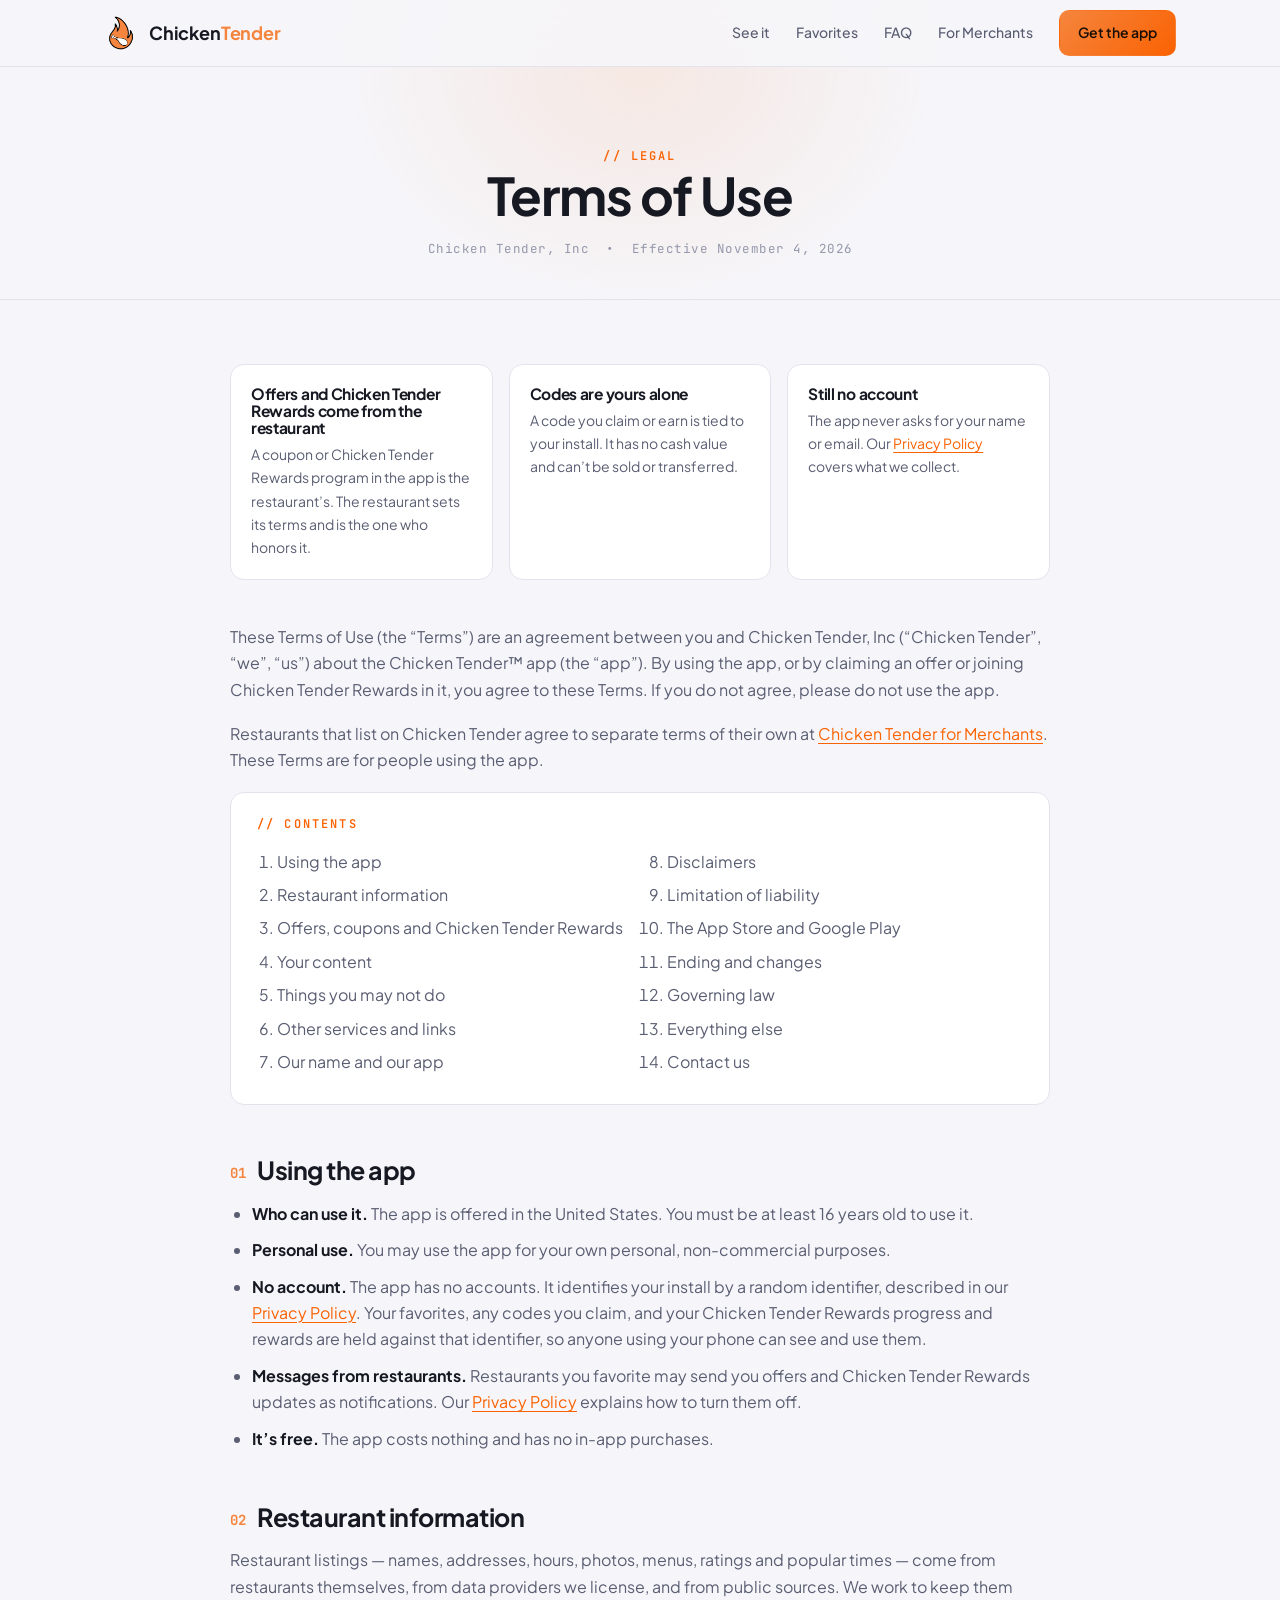
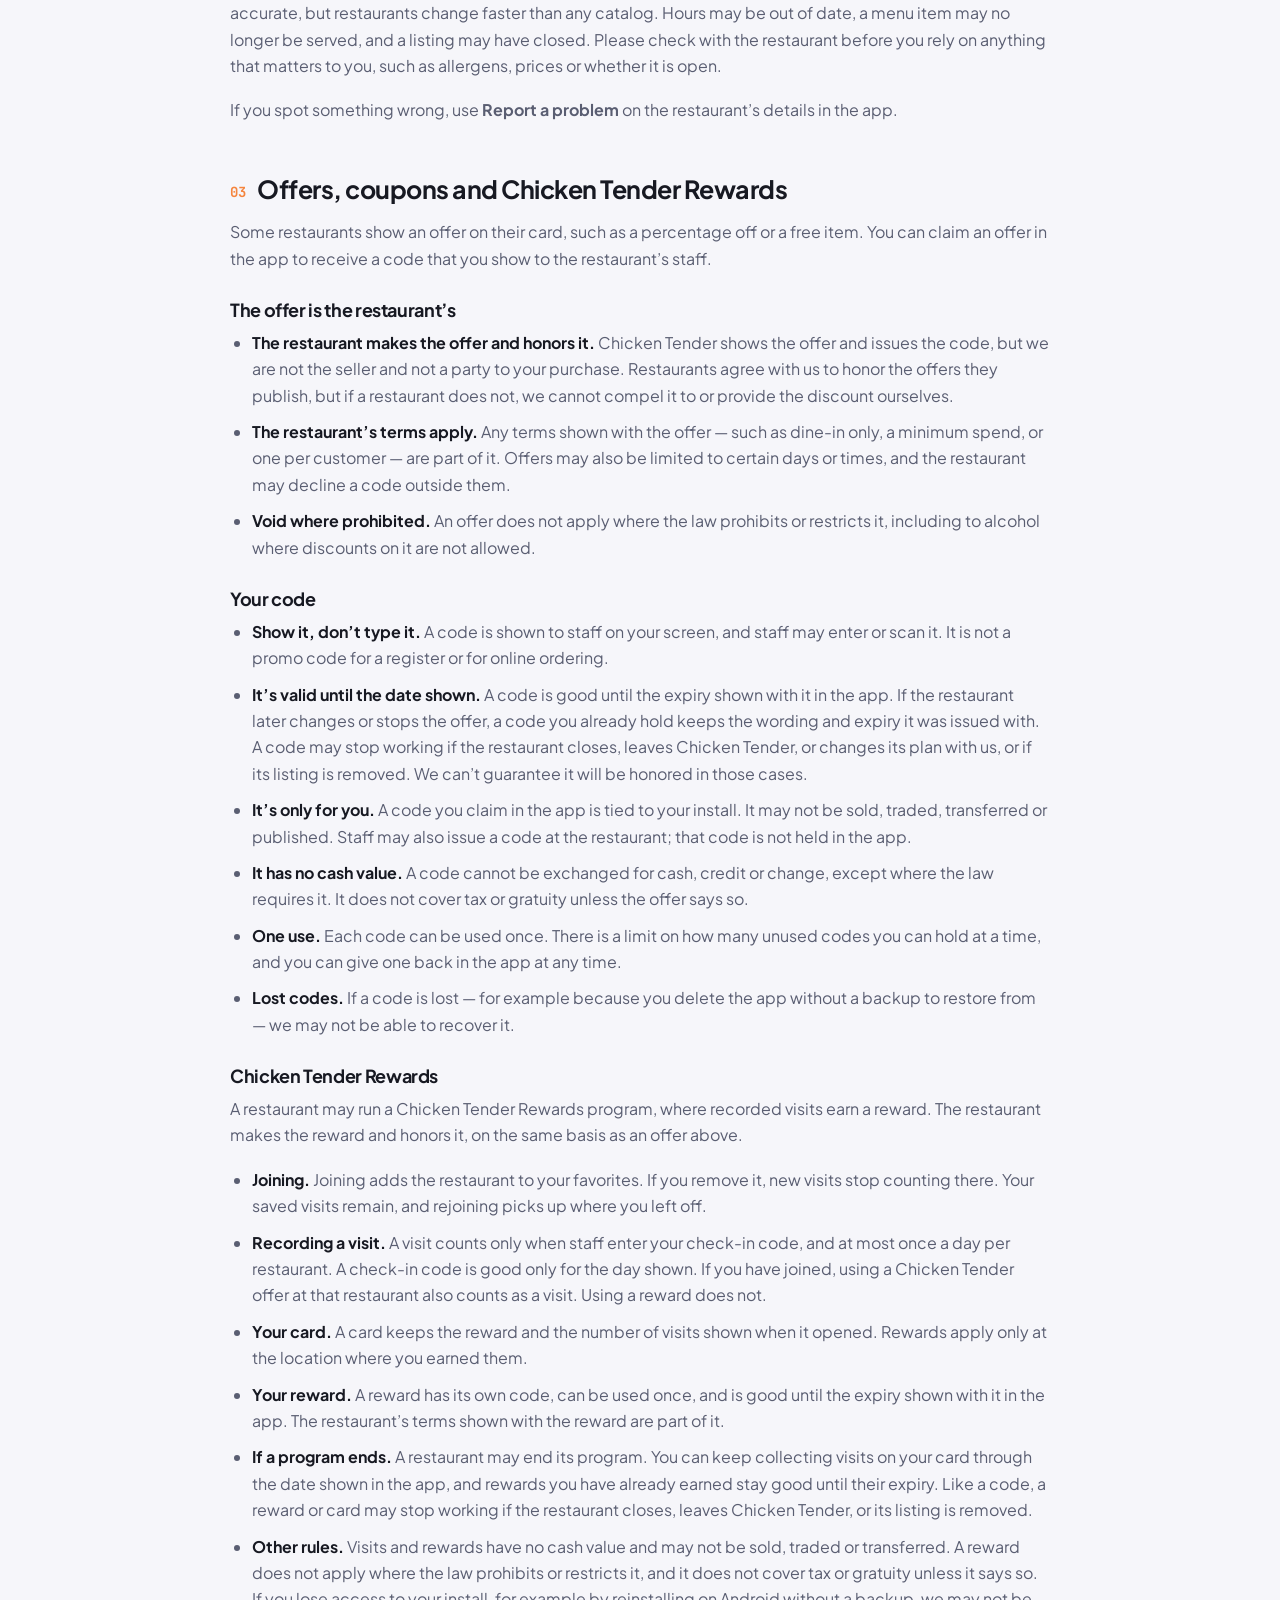
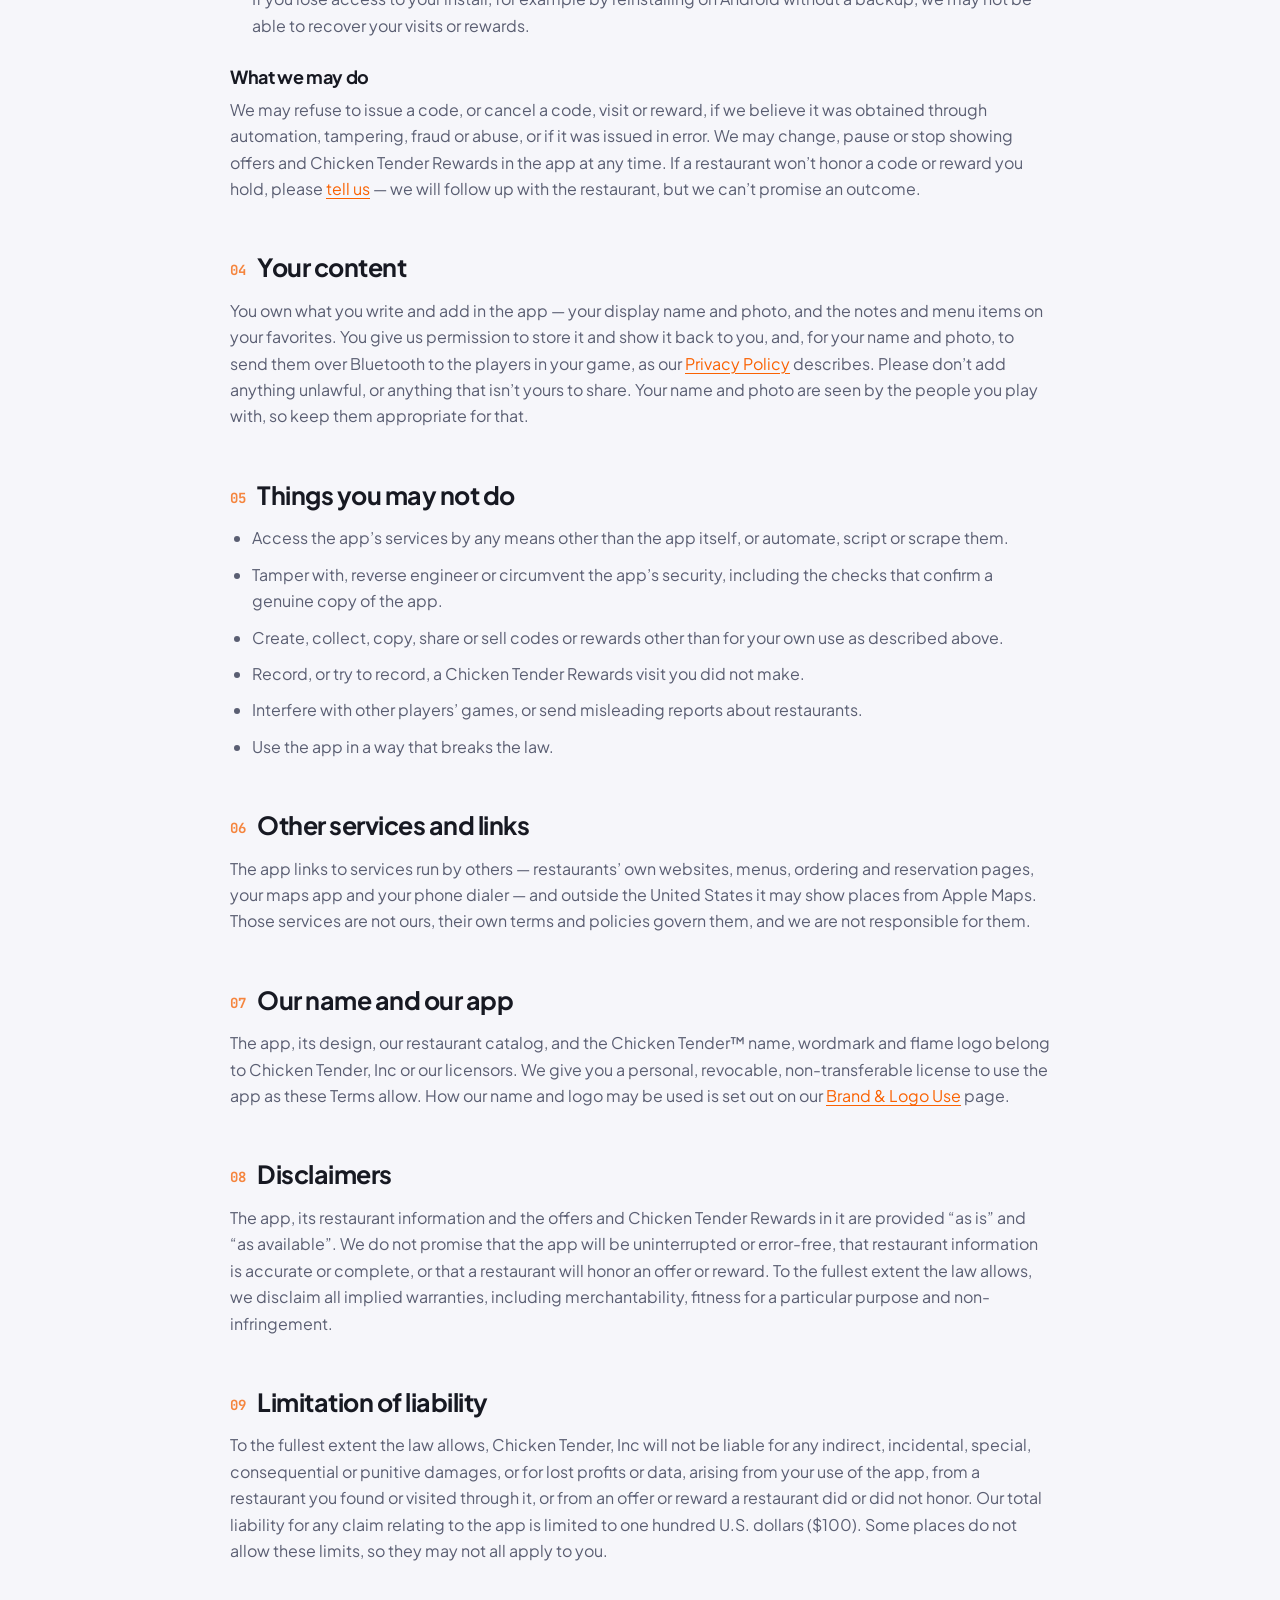
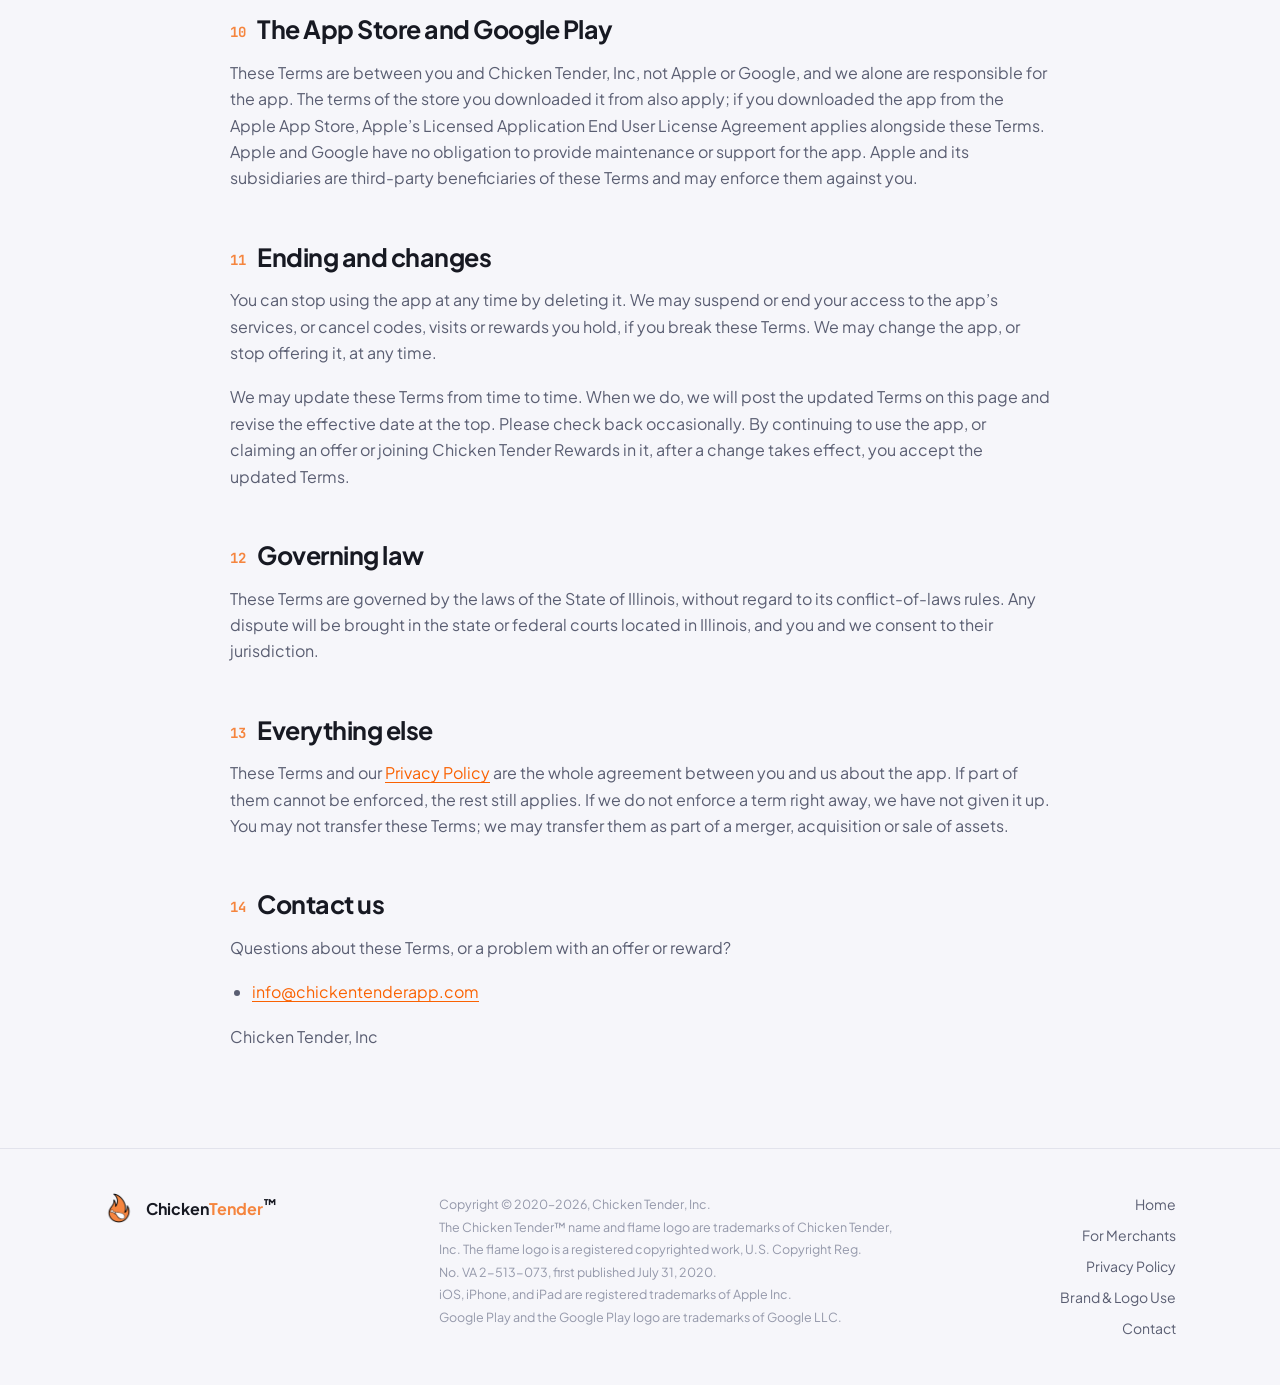
<file: terms.html>
<!DOCTYPE html>
<html lang="en">

<head>

    <meta charset="utf-8">
    <meta http-equiv="X-UA-Compatible" content="IE=edge">
    <meta name="viewport" content="width=device-width, initial-scale=1">
    <meta name="description" content="Terms of Use for the Chicken Tender™ app — the rules for using the app, and how restaurant offers, coupons and Chicken Tender Rewards in it work.">
    <meta name="author" content="Chicken Tender, Inc">
    <meta name="theme-color" content="#0f1117" media="(prefers-color-scheme: dark)">
    <meta name="theme-color" content="#f6f6fa" media="(prefers-color-scheme: light)">
    <meta name="robots" content="index, follow">
    <meta name="apple-itunes-app" content="app-id=1514175364">
    <link rel="icon" href="./img/tender/favicon.ico" sizes="48x48" type="image/x-icon" />
    <link rel="icon" href="./logo.png" sizes="1024x1024" type="./image/png" />
    <link rel="apple-touch-icon" href="./logo.png" sizes="1024x1024" />

    <meta property="og:type" content="website" />
    <meta property="og:site_name" content="Chicken Tender" />
    <meta property="og:title" content="Terms of Use — Chicken Tender™" />
    <meta property="og:url" content="https://www.chickentenderapp.com/terms.html" />
    <meta property="og:description" content="The rules for using the Chicken Tender app, and how restaurant offers, coupons and Chicken Tender Rewards in it work." />
    <meta property="og:image" content="https://www.chickentenderapp.com/img/tender/og-image.png" />

    <title>Terms of Use — Chicken Tender™, Inc</title>

    <!-- Fonts (matched to the rest of the site) -->
    <link rel="preconnect" href="https://fonts.googleapis.com">
    <link rel="preconnect" href="https://fonts.gstatic.com" crossorigin>
    <link href="https://fonts.googleapis.com/css2?family=Plus+Jakarta+Sans:wght@400;500;600;700;800&family=JetBrains+Mono:wght@400;500;600&display=swap" rel="stylesheet" />

    <link href="css/home.css" rel="stylesheet">
    <link rel="canonical" href="https://www.chickentenderapp.com/terms.html">
</head>

<body id="page-top">

    <!-- Nav -->
    <nav class="nav">
        <div class="container nav-inner">
            <a href="./index.html" class="nav-brand">
                <img src="./img/flame.png" alt="Chicken Tender™ flame logo" />
                <span class="wordmark">Chicken<span class="accent">Tender</span></span>
            </a>
            <div class="nav-links">
                <a href="./index.html#see-it" class="nav-link">See it</a>
                <a href="./index.html#favorites" class="nav-link">Favorites</a>
                <a href="./index.html#faq" class="nav-link">FAQ</a>
                <a href="https://merchants.chickentenderapp.com" target="_blank" rel="noopener" class="nav-link">For Merchants</a>
                <a href="./index.html#download-now" class="btn btn-accent">Get the app</a>
            </div>
        </div>
    </nav>

    <!-- Hero -->
    <header class="legal-hero">
        <div class="container">
            <span class="kicker">// legal</span>
            <h1>Terms of Use</h1>
            <p class="legal-meta">Chicken Tender, Inc &nbsp;&bull;&nbsp; Effective November 4, 2026</p>
        </div>
    </header>

    <div class="container">
        <div class="legal">

            <div class="legal-summary">
                <div>
                    <h4>Offers and Chicken Tender Rewards come from the restaurant</h4>
                    <p>A coupon or Chicken Tender Rewards program in the app is the restaurant&rsquo;s. The restaurant sets its terms and is the one who honors it.</p>
                </div>
                <div>
                    <h4>Codes are yours alone</h4>
                    <p>A code you claim or earn is tied to your install. It has no cash value and can&rsquo;t be sold or transferred.</p>
                </div>
                <div>
                    <h4>Still no account</h4>
                    <p>The app never asks for your name or email. Our <a href="privacy.html">Privacy Policy</a> covers what we collect.</p>
                </div>
            </div>

            <p>These Terms of Use (the &ldquo;Terms&rdquo;) are an agreement between you and Chicken Tender, Inc (&ldquo;Chicken Tender&rdquo;, &ldquo;we&rdquo;, &ldquo;us&rdquo;) about the Chicken Tender&trade; app (the &ldquo;app&rdquo;). By using the app, or by claiming an offer or joining Chicken Tender Rewards in it, you agree to these Terms. If you do not agree, please do not use the app.</p>

            <p>Restaurants that list on Chicken Tender agree to separate terms of their own at <a href="https://merchants.chickentenderapp.com/terms" target="_blank" rel="noopener">Chicken Tender for Merchants</a>. These Terms are for people using the app.</p>

            <nav class="legal-toc" aria-label="Contents">
                <span class="kicker">// contents</span>
                <ol>
                    <li><a href="#s1">Using the app</a></li>
                    <li><a href="#s2">Restaurant information</a></li>
                    <li><a href="#s3">Offers, coupons and Chicken Tender Rewards</a></li>
                    <li><a href="#s4">Your content</a></li>
                    <li><a href="#s5">Things you may not do</a></li>
                    <li><a href="#s6">Other services and links</a></li>
                    <li><a href="#s7">Our name and our app</a></li>
                    <li><a href="#s8">Disclaimers</a></li>
                    <li><a href="#s9">Limitation of liability</a></li>
                    <li><a href="#s10">The App Store and Google Play</a></li>
                    <li><a href="#s11">Ending and changes</a></li>
                    <li><a href="#s12">Governing law</a></li>
                    <li><a href="#s13">Everything else</a></li>
                    <li><a href="#s14">Contact us</a></li>
                </ol>
            </nav>

            <!-- 1 -->
            <h2 id="s1"><span class="num">01</span>Using the app</h2>
            <ul>
                <li><strong>Who can use it.</strong> The app is offered in the United States. You must be at least 16 years old to use it.</li>
                <li><strong>Personal use.</strong> You may use the app for your own personal, non-commercial purposes.</li>
                <li><strong>No account.</strong> The app has no accounts. It identifies your install by a random identifier, described in our <a href="privacy.html">Privacy Policy</a>. Your favorites, any codes you claim, and your Chicken Tender Rewards progress and rewards are held against that identifier, so anyone using your phone can see and use them.</li>
                <li><strong>Messages from restaurants.</strong> Restaurants you favorite may send you offers and Chicken Tender Rewards updates as notifications. Our <a href="privacy.html">Privacy Policy</a> explains how to turn them off.</li>
                <li><strong>It&rsquo;s free.</strong> The app costs nothing and has no in-app purchases.</li>
            </ul>

            <!-- 2 -->
            <h2 id="s2"><span class="num">02</span>Restaurant information</h2>
            <p>Restaurant listings &mdash; names, addresses, hours, photos, menus, ratings and popular times &mdash; come from restaurants themselves, from data providers we license, and from public sources. We work to keep them accurate, but restaurants change faster than any catalog. Hours may be out of date, a menu item may no longer be served, and a listing may have closed. Please check with the restaurant before you rely on anything that matters to you, such as allergens, prices or whether it is open.</p>
            <p>If you spot something wrong, use <strong>Report a problem</strong> on the restaurant&rsquo;s details in the app.</p>

            <!-- 3 -->
            <h2 id="s3"><span class="num">03</span>Offers, coupons and Chicken Tender Rewards</h2>

            <p>Some restaurants show an offer on their card, such as a percentage off or a free item. You can claim an offer in the app to receive a code that you show to the restaurant&rsquo;s staff.</p>

            <h3>The offer is the restaurant&rsquo;s</h3>
            <ul>
                <li><strong>The restaurant makes the offer and honors it.</strong> Chicken Tender shows the offer and issues the code, but we are not the seller and not a party to your purchase. Restaurants agree with us to honor the offers they publish, but if a restaurant does not, we cannot compel it to or provide the discount ourselves.</li>
                <li><strong>The restaurant&rsquo;s terms apply.</strong> Any terms shown with the offer &mdash; such as dine-in only, a minimum spend, or one per customer &mdash; are part of it. Offers may also be limited to certain days or times, and the restaurant may decline a code outside them.</li>
                <li><strong>Void where prohibited.</strong> An offer does not apply where the law prohibits or restricts it, including to alcohol where discounts on it are not allowed.</li>
            </ul>

            <h3>Your code</h3>
            <ul>
                <li><strong>Show it, don&rsquo;t type it.</strong> A code is shown to staff on your screen, and staff may enter or scan it. It is not a promo code for a register or for online ordering.</li>
                <li><strong>It&rsquo;s valid until the date shown.</strong> A code is good until the expiry shown with it in the app. If the restaurant later changes or stops the offer, a code you already hold keeps the wording and expiry it was issued with. A code may stop working if the restaurant closes, leaves Chicken Tender, or changes its plan with us, or if its listing is removed. We can&rsquo;t guarantee it will be honored in those cases.</li>
                <li><strong>It&rsquo;s only for you.</strong> A code you claim in the app is tied to your install. It may not be sold, traded, transferred or published. Staff may also issue a code at the restaurant; that code is not held in the app.</li>
                <li><strong>It has no cash value.</strong> A code cannot be exchanged for cash, credit or change, except where the law requires it. It does not cover tax or gratuity unless the offer says so.</li>
                <li><strong>One use.</strong> Each code can be used once. There is a limit on how many unused codes you can hold at a time, and you can give one back in the app at any time.</li>
                <li><strong>Lost codes.</strong> If a code is lost &mdash; for example because you delete the app without a backup to restore from &mdash; we may not be able to recover it.</li>
            </ul>

            <h3>Chicken Tender Rewards</h3>
            <p>A restaurant may run a Chicken Tender Rewards program, where recorded visits earn a reward. The restaurant makes the reward and honors it, on the same basis as an offer above.</p>
            <ul>
                <li><strong>Joining.</strong> Joining adds the restaurant to your favorites. If you remove it, new visits stop counting there. Your saved visits remain, and rejoining picks up where you left off.</li>
                <li><strong>Recording a visit.</strong> A visit counts only when staff enter your check-in code, and at most once a day per restaurant. A check-in code is good only for the day shown. If you have joined, using a Chicken Tender offer at that restaurant also counts as a visit. Using a reward does not.</li>
                <li><strong>Your card.</strong> A card keeps the reward and the number of visits shown when it opened. Rewards apply only at the location where you earned them.</li>
                <li><strong>Your reward.</strong> A reward has its own code, can be used once, and is good until the expiry shown with it in the app. The restaurant&rsquo;s terms shown with the reward are part of it.</li>
                <li><strong>If a program ends.</strong> A restaurant may end its program. You can keep collecting visits on your card through the date shown in the app, and rewards you have already earned stay good until their expiry. Like a code, a reward or card may stop working if the restaurant closes, leaves Chicken Tender, or its listing is removed.</li>
                <li><strong>Other rules.</strong> Visits and rewards have no cash value and may not be sold, traded or transferred. A reward does not apply where the law prohibits or restricts it, and it does not cover tax or gratuity unless it says so. If you lose access to your install, for example by reinstalling on Android without a backup, we may not be able to recover your visits or rewards.</li>
            </ul>

            <h3>What we may do</h3>
            <p>We may refuse to issue a code, or cancel a code, visit or reward, if we believe it was obtained through automation, tampering, fraud or abuse, or if it was issued in error. We may change, pause or stop showing offers and Chicken Tender Rewards in the app at any time. If a restaurant won&rsquo;t honor a code or reward you hold, please <a href="mailto:info@chickentenderapp.com">tell us</a> &mdash; we will follow up with the restaurant, but we can&rsquo;t promise an outcome.</p>

            <!-- 4 -->
            <h2 id="s4"><span class="num">04</span>Your content</h2>
            <p>You own what you write and add in the app &mdash; your display name and photo, and the notes and menu items on your favorites. You give us permission to store it and show it back to you, and, for your name and photo, to send them over Bluetooth to the players in your game, as our <a href="privacy.html">Privacy Policy</a> describes. Please don&rsquo;t add anything unlawful, or anything that isn&rsquo;t yours to share. Your name and photo are seen by the people you play with, so keep them appropriate for that.</p>

            <!-- 5 -->
            <h2 id="s5"><span class="num">05</span>Things you may not do</h2>
            <ul>
                <li>Access the app&rsquo;s services by any means other than the app itself, or automate, script or scrape them.</li>
                <li>Tamper with, reverse engineer or circumvent the app&rsquo;s security, including the checks that confirm a genuine copy of the app.</li>
                <li>Create, collect, copy, share or sell codes or rewards other than for your own use as described above.</li>
                <li>Record, or try to record, a Chicken Tender Rewards visit you did not make.</li>
                <li>Interfere with other players&rsquo; games, or send misleading reports about restaurants.</li>
                <li>Use the app in a way that breaks the law.</li>
            </ul>

            <!-- 6 -->
            <h2 id="s6"><span class="num">06</span>Other services and links</h2>
            <p>The app links to services run by others &mdash; restaurants&rsquo; own websites, menus, ordering and reservation pages, your maps app and your phone dialer &mdash; and outside the United States it may show places from Apple Maps. Those services are not ours, their own terms and policies govern them, and we are not responsible for them.</p>

            <!-- 7 -->
            <h2 id="s7"><span class="num">07</span>Our name and our app</h2>
            <p>The app, its design, our restaurant catalog, and the Chicken Tender&trade; name, wordmark and flame logo belong to Chicken Tender, Inc or our licensors. We give you a personal, revocable, non-transferable license to use the app as these Terms allow. How our name and logo may be used is set out on our <a href="brand.html">Brand &amp; Logo Use</a> page.</p>

            <!-- 8 -->
            <h2 id="s8"><span class="num">08</span>Disclaimers</h2>
            <p>The app, its restaurant information and the offers and Chicken Tender Rewards in it are provided &ldquo;as is&rdquo; and &ldquo;as available&rdquo;. We do not promise that the app will be uninterrupted or error-free, that restaurant information is accurate or complete, or that a restaurant will honor an offer or reward. To the fullest extent the law allows, we disclaim all implied warranties, including merchantability, fitness for a particular purpose and non-infringement.</p>

            <!-- 9 -->
            <h2 id="s9"><span class="num">09</span>Limitation of liability</h2>
            <p>To the fullest extent the law allows, Chicken Tender, Inc will not be liable for any indirect, incidental, special, consequential or punitive damages, or for lost profits or data, arising from your use of the app, from a restaurant you found or visited through it, or from an offer or reward a restaurant did or did not honor. Our total liability for any claim relating to the app is limited to one hundred U.S. dollars ($100). Some places do not allow these limits, so they may not all apply to you.</p>

            <!-- 10 -->
            <h2 id="s10"><span class="num">10</span>The App Store and Google Play</h2>
            <p>These Terms are between you and Chicken Tender, Inc, not Apple or Google, and we alone are responsible for the app. The terms of the store you downloaded it from also apply; if you downloaded the app from the Apple App Store, Apple&rsquo;s Licensed Application End User License Agreement applies alongside these Terms. Apple and Google have no obligation to provide maintenance or support for the app. Apple and its subsidiaries are third-party beneficiaries of these Terms and may enforce them against you.</p>

            <!-- 11 -->
            <h2 id="s11"><span class="num">11</span>Ending and changes</h2>
            <p>You can stop using the app at any time by deleting it. We may suspend or end your access to the app&rsquo;s services, or cancel codes, visits or rewards you hold, if you break these Terms. We may change the app, or stop offering it, at any time.</p>
            <p>We may update these Terms from time to time. When we do, we will post the updated Terms on this page and revise the effective date at the top. Please check back occasionally. By continuing to use the app, or claiming an offer or joining Chicken Tender Rewards in it, after a change takes effect, you accept the updated Terms.</p>

            <!-- 12 -->
            <h2 id="s12"><span class="num">12</span>Governing law</h2>
            <p>These Terms are governed by the laws of the State of Illinois, without regard to its conflict-of-laws rules. Any dispute will be brought in the state or federal courts located in Illinois, and you and we consent to their jurisdiction.</p>

            <!-- 13 -->
            <h2 id="s13"><span class="num">13</span>Everything else</h2>
            <p>These Terms and our <a href="privacy.html">Privacy Policy</a> are the whole agreement between you and us about the app. If part of them cannot be enforced, the rest still applies. If we do not enforce a term right away, we have not given it up. You may not transfer these Terms; we may transfer them as part of a merger, acquisition or sale of assets.</p>

            <!-- 14 -->
            <h2 id="s14"><span class="num">14</span>Contact us</h2>
            <p>Questions about these Terms, or a problem with an offer or reward?</p>
            <ul>
                <li><a href="mailto:info@chickentenderapp.com">info@chickentenderapp.com</a></li>
            </ul>
            <p>Chicken Tender, Inc</p>

        </div>
    </div>

    <footer>
        <div class="container footer-inner">
            <div>
                <div class="footer-brand">
                    <img src="./img/flame.png" alt="Chicken Tender, Inc" />
                    <span class="wordmark">Chicken<span class="accent">Tender</span><sup>&trade;</sup></span>
                </div>
            </div>
            <div class="footer-legal">
                Copyright &copy; 2020&ndash;2026, Chicken Tender, Inc.<br>
                The Chicken Tender&trade; name and flame logo are trademarks of Chicken Tender, Inc.
                The flame logo is a registered copyrighted work, U.S. Copyright Reg. No.&nbsp;VA&nbsp;2-513-073,
                first published July&nbsp;31,&nbsp;2020.<br>
                iOS, iPhone, and iPad are registered trademarks of Apple Inc.<br>
                Google Play and the Google Play logo are trademarks of Google LLC.
            </div>
            <div class="footer-links">
                <a href="./index.html">Home</a>
                <a href="https://merchants.chickentenderapp.com" target="_blank" rel="noopener">For Merchants</a>
                <a href="privacy.html">Privacy Policy</a>
                <a href="brand.html">Brand &amp; Logo Use</a>
                <a href="mailto:info@chickentenderapp.com">Contact</a>
            </div>
        </div>
    </footer>

</body>

</html>
</file>
<file: css/home.css>
/*
 * Chicken Tender — consumer homepage
 * Look & feel matched to merchants.chickentenderapp.com
 */

:root {
  --bg: #0f1117;
  --card: #181b24;
  --card-alt: #1e2230;
  --edge: #282d3a;

  --accent: #f5853e;
  --accent-light: #fa9f66;
  --accent-dim: #fa6202;
  --green: #00cec9;
  --orange: #fdcb6e;
  --red: #ff7675;

  --text: #f0f0f5;
  --text-muted: #8b8fa3;
  --text-dim: #5a5e72;

  /* theme-dependent surfaces (see light-mode override below) */
  --panel: #12141c;
  --nav-bg: rgba(15, 17, 23, 0.82);
  --cta-grad-1: #16181f;
  --cta-grad-2: #12141c;
  --link: var(--accent-light);
  --kicker: var(--accent);
  --green-strong: var(--green);
  --glow: rgba(245, 133, 62, 0.14);
  --phone-shadow: rgba(0, 0, 0, 0.5);

  --font-display: "Plus Jakarta Sans", sans-serif;
  --font-body: "Plus Jakarta Sans", -apple-system, BlinkMacSystemFont, sans-serif;
  /* matches the app's wordmark — keep on Jakarta even if the display face changes */
  --font-wordmark: "Plus Jakarta Sans", sans-serif;
  --font-mono: "JetBrains Mono", monospace;

  --maxw: 1120px;
}

/* ---------- Light theme (follows OS setting) ---------- */
@media (prefers-color-scheme: light) {
  :root {
    --bg: #f6f6fa;
    --card: #ffffff;
    --card-alt: #eef0f5;
    --edge: #e2e3ec;

    --text: #171922;
    --text-muted: #5a5e72;
    --text-dim: #9498aa;

    --panel: #eef0f5;
    --nav-bg: rgba(246, 246, 250, 0.85);
    --cta-grad-1: #ffffff;
    --cta-grad-2: #eef0f5;
    --link: var(--accent-dim);
    --kicker: var(--accent-dim);
    --green-strong: #00a89f;
    --glow: rgba(245, 133, 62, 0.12);
    --phone-shadow: rgba(23, 25, 34, 0.18);
  }
}

* { box-sizing: border-box; }

html { scroll-behavior: smooth; }

body {
  margin: 0;
  background-color: var(--bg);
  color: var(--text);
  font-family: var(--font-body);
  font-size: 16px;
  line-height: 1.65;
  -webkit-font-smoothing: antialiased;
  -moz-osx-font-smoothing: grayscale;
  overflow-x: hidden;
}

/* subtle ambient glow behind the hero */
body::before {
  content: "";
  position: fixed;
  top: -280px;
  left: 50%;
  transform: translateX(-50%);
  width: 900px;
  height: 700px;
  background: radial-gradient(closest-side, var(--glow), transparent 70%);
  pointer-events: none;
  z-index: 0;
}

h1, h2, h3, h4 {
  font-family: var(--font-display);
  font-weight: 700;
  line-height: 1.1;
  letter-spacing: -0.02em;
  margin: 0;
}

p { margin: 0; }

a { color: var(--link); text-decoration: none; }
a:hover { color: var(--accent); }

.container {
  width: 100%;
  max-width: var(--maxw);
  margin: 0 auto;
  padding: 0 24px;
  position: relative;
  z-index: 1;
}

/* mono eyebrow / kicker */
.kicker {
  font-family: var(--font-mono);
  font-size: 12px;
  font-weight: 600;
  letter-spacing: 0.18em;
  text-transform: uppercase;
  color: var(--kicker);
  display: inline-flex;
  align-items: center;
  gap: 8px;
}

/* ---------- Nav ---------- */
.nav {
  position: sticky;
  top: 0;
  z-index: 50;
  background: var(--nav-bg);
  backdrop-filter: blur(12px);
  -webkit-backdrop-filter: blur(12px);
  border-bottom: 1px solid var(--edge);
}
.nav-inner {
  display: flex;
  align-items: center;
  justify-content: space-between;
  height: 66px;
}
.nav-brand {
  display: flex;
  align-items: center;
  gap: 11px;
  color: var(--text);
  font-family: var(--font-display);
  font-weight: 700;
  font-size: 18px;
  letter-spacing: -0.01em;
}
.nav-brand img { width: 34px; height: 34px; object-fit: contain; }
.wordmark { font-family: var(--font-wordmark); }
.nav-brand .wordmark { color: var(--text); }
.nav-brand .wordmark .accent { color: var(--accent); }
.nav-links { display: flex; align-items: center; gap: 26px; }
.nav-links a.nav-link {
  color: var(--text-muted);
  font-size: 14px;
  font-weight: 500;
}
.nav-links a.nav-link:hover { color: var(--text); }

/* pill button */
.btn {
  display: inline-flex;
  align-items: center;
  gap: 8px;
  font-family: var(--font-body);
  font-weight: 600;
  font-size: 14px;
  padding: 10px 18px;
  border-radius: 10px;
  border: 1px solid transparent;
  cursor: pointer;
  transition: transform 0.12s ease, background 0.2s ease, border-color 0.2s ease;
}
.btn-accent {
  background: linear-gradient(135deg, var(--accent), var(--accent-dim));
  color: #1a0f06;
}
.btn-accent:hover { color: #1a0f06; transform: translateY(-1px); }
.btn-ghost {
  background: var(--card-alt);
  border-color: var(--edge);
  color: var(--text);
}
.btn-ghost:hover { color: var(--text); border-color: var(--accent); }

/* ---------- Hero ---------- */
.hero {
  padding: 92px 0 72px;
  text-align: center;
}
.hero .hero-icon {
  display: block;
  width: auto;
  height: 112px;
  margin: 0 auto 26px;
  /* transparent PNG — glow the flame itself, not a square behind it */
  filter: drop-shadow(0 16px 40px rgba(245, 133, 62, 0.35));
}
.hero h1 {
  font-size: min(6.6vw, 68px);
  margin-bottom: 18px;
}
.hero h1 .accent {
  color: var(--accent);
  /* the quoted phrase reads as one unit — never split it across lines */
  white-space: nowrap;
}
.hero h1 sup { font-size: 0.32em; color: var(--text-muted); vertical-align: super; }
.hero-lead {
  font-family: var(--font-display);
  font-weight: 500;
  font-size: clamp(19px, 2.6vw, 24px);
  color: var(--text);
  max-width: 720px;
  margin: 0 auto 16px;
}
.hero-desc {
  color: var(--text-muted);
  font-size: 17px;
  max-width: 620px;
  margin: 0 auto 34px;
}
.store-badges {
  display: flex;
  gap: 16px;
  justify-content: center;
  align-items: center;
  flex-wrap: wrap;
}
.store-badges img { height: 52px; width: auto; display: block; }
.store-badges a { display: inline-flex; }
.hero-free {
  margin-top: 22px;
  font-family: var(--font-mono);
  font-size: 12.5px;
  letter-spacing: 0.05em;
  color: var(--text-dim);
}

/* ---------- Sections ---------- */
section { padding: 80px 0; position: relative; z-index: 1; }
.section-head { text-align: center; max-width: 720px; margin: 0 auto 54px; }
.section-head h2 {
  /* The 30px floor is replaced by a vw term on narrow screens so quoted
     phrases marked .nb still fit on one line (see .nb below). */
  font-size: clamp(min(6.4vw, 30px), 4.4vw, 44px);
  margin: 16px 0 14px;
}
.section-head p { color: var(--text-muted); font-size: 17px; }

/* feature grid */
.grid-3 {
  display: grid;
  grid-template-columns: repeat(3, 1fr);
  gap: 22px;
}
.card {
  background: var(--card);
  border: 1px solid var(--edge);
  border-radius: 16px;
  padding: 30px 26px;
  transition: transform 0.16s ease, border-color 0.2s ease;
}
.card:hover { transform: translateY(-3px); border-color: rgba(245, 133, 62, 0.4); }
.card .ico {
  width: 48px;
  height: 48px;
  border-radius: 12px;
  display: flex;
  align-items: center;
  justify-content: center;
  font-size: 22px;
  margin-bottom: 18px;
  background: rgba(245, 133, 62, 0.12);
  color: var(--accent);
}
.card.green .ico { background: rgba(0, 206, 201, 0.12); color: var(--green); }
.card.red .ico { background: rgba(255, 118, 117, 0.12); color: var(--red); }
.card h4 { font-size: 20px; margin-bottom: 10px; }
.card p { color: var(--text-muted); font-size: 15px; }

/* how it works */
.bg-panel { background: var(--panel); border-top: 1px solid var(--edge); border-bottom: 1px solid var(--edge); }
.steps {
  display: grid;
  grid-template-columns: repeat(3, 1fr);
  gap: 30px;
}
.step { text-align: center; }
.step-num {
  font-family: var(--font-mono);
  font-size: 13px;
  font-weight: 600;
  color: var(--accent);
  border: 1px solid var(--edge);
  background: var(--card);
  width: 40px;
  height: 40px;
  border-radius: 50%;
  display: flex;
  align-items: center;
  justify-content: center;
  margin: 0 auto 22px;
}
.phone {
  width: 100%;
  max-width: 232px;
  border-radius: 26px;
  border: 1px solid var(--edge);
  box-shadow: 0 24px 50px var(--phone-shadow);
  margin-bottom: 22px;
}
.step h4 { font-size: 19px; margin-bottom: 10px; }
.step p { color: var(--text-muted); font-size: 15px; max-width: 320px; margin: 0 auto; }

/* video — portrait phone footage, kept phone-sized */
.video-wrap {
  max-width: 300px;
  margin: 0 auto;
  border-radius: 26px;
  overflow: hidden;
  border: 1px solid var(--edge);
  box-shadow: 0 30px 70px var(--phone-shadow);
  background: #000;
}
.video-wrap video { width: 100%; display: block; }

/* merchants strip */
.merchant-cta {
  background: linear-gradient(135deg, var(--cta-grad-1), var(--cta-grad-2));
  border: 1px solid var(--edge);
  border-radius: 20px;
  padding: 48px 44px;
  display: flex;
  align-items: center;
  justify-content: space-between;
  gap: 36px;
  position: relative;
  overflow: hidden;
}
.merchant-cta::after {
  content: "";
  position: absolute;
  right: -120px;
  top: -120px;
  width: 340px;
  height: 340px;
  background: radial-gradient(closest-side, rgba(0, 206, 201, 0.16), transparent 70%);
  pointer-events: none;
}
.merchant-cta .mc-text { max-width: 640px; position: relative; z-index: 1; }
.merchant-cta .kicker { color: var(--green-strong); }
.merchant-cta h3 { font-size: clamp(24px, 3.4vw, 32px); margin: 14px 0 12px; }
.merchant-cta p { color: var(--text-muted); font-size: 16px; }
.merchant-cta .btn-green {
  background: linear-gradient(135deg, var(--green-strong), #00a89f);
  color: #052120;
  white-space: nowrap;
  position: relative;
  z-index: 1;
}
.merchant-cta .btn-green:hover { color: #052120; transform: translateY(-1px); }

/* faq */
.faq { max-width: 780px; margin: 0 auto; }
.faq details {
  border: 1px solid var(--edge);
  background: var(--card);
  border-radius: 14px;
  padding: 4px 24px;
  margin-bottom: 14px;
  transition: border-color 0.2s ease;
}
.faq details[open] { border-color: rgba(245, 133, 62, 0.4); }
.faq summary {
  font-family: var(--font-display);
  font-weight: 600;
  font-size: 17px;
  padding: 18px 0;
  cursor: pointer;
  list-style: none;
  display: flex;
  justify-content: space-between;
  align-items: center;
  gap: 16px;
}
.faq summary::-webkit-details-marker { display: none; }
.faq summary::after {
  content: "+";
  color: var(--accent);
  font-family: var(--font-mono);
  font-size: 22px;
  transition: transform 0.2s ease;
}
.faq details[open] summary::after { transform: rotate(45deg); }
.faq details p { color: var(--text-muted); font-size: 15.5px; padding: 0 0 20px; }

/* download cta */
.download-cta { text-align: center; }
.download-cta .store-badges { margin-top: 34px; }

/* contact */
.contact { text-align: center; }
.contact a.email {
  font-family: var(--font-mono);
  font-size: 18px;
  color: var(--link);
}

/* ---------- Footer ---------- */
footer {
  border-top: 1px solid var(--edge);
  padding: 44px 0;
  position: relative;
  z-index: 1;
}
.footer-inner {
  display: flex;
  align-items: flex-start;
  justify-content: space-between;
  gap: 30px;
  flex-wrap: wrap;
}
.footer-brand { display: flex; align-items: center; gap: 12px; }
.footer-brand img { width: 30px; height: 30px; }
.footer-brand span { font-family: var(--font-display); font-weight: 700; font-size: 16px; }
.footer-brand .wordmark { font-family: var(--font-wordmark); color: var(--text); }
.footer-brand .wordmark .accent { color: var(--accent); }
.footer-legal { color: var(--text-dim); font-size: 12.5px; line-height: 1.8; max-width: 460px; }
.footer-links { display: flex; flex-direction: column; gap: 8px; text-align: right; }
.footer-links a { color: var(--text-muted); font-size: 14px; }
.footer-links a:hover { color: var(--accent); }

/* ---------- Responsive ---------- */
@media (max-width: 860px) {
  .grid-3, .steps { grid-template-columns: 1fr; }
  .merchant-cta { flex-direction: column; align-items: flex-start; text-align: left; }
  .nav-links .nav-link { display: none; }
}
@media (max-width: 520px) {
  section { padding: 60px 0; }
  .hero { padding: 64px 0 52px; }
  .footer-inner { flex-direction: column; }
  .footer-links { text-align: left; }
}

/* =====================================================================
   v2.0 additions — version pill, iPhone bezel + video showcase,
   what's-new grid, legal/privacy pages
   ===================================================================== */

/* ---------- Version pill ---------- */
.version-pill {
  display: inline-flex;
  align-items: center;
  gap: 9px;
  font-family: var(--font-mono);
  font-size: 12px;
  font-weight: 600;
  letter-spacing: 0.1em;
  text-transform: uppercase;
  color: var(--accent);
  background: rgba(245, 133, 62, 0.1);
  border: 1px solid rgba(245, 133, 62, 0.32);
  border-radius: 999px;
  padding: 7px 15px;
  margin-bottom: 26px;
}
.version-pill .dot {
  width: 6px;
  height: 6px;
  border-radius: 50%;
  background: var(--accent);
  box-shadow: 0 0 0 3px rgba(245, 133, 62, 0.2);
}

/* ---------- iPhone bezel ---------- */
.device {
  --dw: 268px;              /* outer device width */
  width: var(--dw);
  margin: 0 auto;
  flex-shrink: 0;
  cursor: pointer;
}
.device-frame {
  position: relative;
  width: var(--dw);
  padding: calc(var(--dw) * 0.042);
  border-radius: calc(var(--dw) * 0.168);
  background:
    linear-gradient(150deg, #6f7378 0%, #2c2f34 16%, #4a4e55 34%,
                    #23262b 52%, #55595f 70%, #2a2d32 86%, #6a6e74 100%);
  box-shadow:
    0 0 0 1px rgba(255, 255, 255, 0.08),
    inset 0 0 0 1px rgba(255, 255, 255, 0.12),
    0 30px 60px -18px var(--phone-shadow),
    0 10px 24px -12px rgba(0, 0, 0, 0.5);
}
/* side buttons */
.device-frame::before,
.device-frame::after {
  content: "";
  position: absolute;
  width: calc(var(--dw) * 0.011);
  background: linear-gradient(180deg, #55595f, #2a2d32);
  border-radius: 2px;
}
.device-frame::before {            /* volume rocker (left) */
  left: calc(var(--dw) * -0.008);
  top: 21%;
  height: 15%;
}
.device-frame::after {             /* power button (right) */
  right: calc(var(--dw) * -0.008);
  top: 25%;
  height: 11%;
}
.device-screen {
  position: relative;
  aspect-ratio: 1290 / 2796;
  border-radius: calc(var(--dw) * 0.132);
  overflow: hidden;
  background: #fff;
  transform: translateZ(0);        /* keep the clip crisp during playback */
}
.device-screen video,
.device-screen img.device-still {
  position: absolute;
  inset: 0;
  width: 100%;
  height: 100%;
  object-fit: cover;
  display: block;
  border: 0;
}
/* Dynamic Island */
.device-island {
  position: absolute;
  top: calc(var(--dw) * 0.026);
  left: 50%;
  transform: translateX(-50%);
  width: calc(var(--dw) * 0.29);
  height: calc(var(--dw) * 0.086);
  background: #05070b;
  border-radius: 999px;
  pointer-events: none;
  z-index: 2;
}

/* play/replay affordance over the screen */
.device-hint {
  display: flex;
  width: fit-content;
  margin: 14px auto 0;
  align-items: center;
  gap: 7px;
  white-space: nowrap;
  font-family: var(--font-mono);
  font-size: 10.5px;
  font-weight: 600;
  letter-spacing: 0.08em;
  text-transform: uppercase;
  color: #fff;
  background: rgba(10, 12, 18, 0.72);
  backdrop-filter: blur(6px);
  -webkit-backdrop-filter: blur(6px);
  border: 1px solid rgba(255, 255, 255, 0.16);
  border-radius: 999px;
  padding: 6px 13px;
  opacity: 0;
  transition: opacity 0.25s ease;
  pointer-events: none;
}
/* Shown once a clip has finished, which is the only moment there is anything to
   replay. This works on touch as well as on a mouse because the clips no longer
   loop — while they did, a clip was never idle, so this label was unreachable on
   touch and, on a mouse, only appeared during the hover that had already
   restarted it. Replay is a click or a tap now, on every device. */
.device.is-idle .device-hint { opacity: 1; }

/* big centered play glyph when motion is reduced or autoplay is blocked */
.device-play {
  position: absolute;
  inset: 0;
  margin: auto;
  width: 62px;
  height: 62px;
  border-radius: 50%;
  border: 0;
  background: rgba(10, 12, 18, 0.6);
  backdrop-filter: blur(6px);
  -webkit-backdrop-filter: blur(6px);
  color: #fff;
  font-size: 22px;
  line-height: 1;
  display: none;
  align-items: center;
  justify-content: center;
  cursor: pointer;
  z-index: 3;
  padding-left: 4px;
}
.device.needs-tap .device-play { display: flex; }
.device.needs-tap .device-hint { opacity: 0; }

/* ---------- Video showcase (alternating rows) ---------- */
.showcase { display: flex; flex-direction: column; gap: 96px; }
.showcase-row {
  display: grid;
  grid-template-columns: 1fr 1fr;
  align-items: center;
  gap: 64px;
}
.showcase-row:nth-child(even) .showcase-media { order: 2; }
.showcase-media { display: flex; justify-content: center; }
.showcase-copy { max-width: 460px; }
.showcase-row:nth-child(even) .showcase-copy { margin-left: auto; }
.showcase-copy h3 { font-size: clamp(25px, 3.2vw, 33px); margin: 14px 0 14px; }
.showcase-copy > p { color: var(--text-muted); font-size: 16.5px; }
.showcase-tags {
  list-style: none;
  display: flex;
  flex-wrap: wrap;
  gap: 8px;
  margin: 22px 0 0;
  padding: 0;
}
.showcase-tags li {
  font-family: var(--font-mono);
  font-size: 11.5px;
  letter-spacing: 0.04em;
  color: var(--text-muted);
  background: var(--card);
  border: 1px solid var(--edge);
  border-radius: 8px;
  padding: 5px 11px;
}

/* ---------- What's new grid ---------- */
.new-grid {
  display: grid;
  grid-template-columns: repeat(3, 1fr);
  gap: 20px;
}
.new-card {
  background: var(--card);
  border: 1px solid var(--edge);
  border-radius: 16px;
  padding: 26px 24px;
  transition: transform 0.16s ease, border-color 0.2s ease;
}
.new-card:hover { transform: translateY(-3px); border-color: rgba(245, 133, 62, 0.4); }
.new-card .tag {
  font-family: var(--font-mono);
  font-size: 11px;
  font-weight: 600;
  letter-spacing: 0.14em;
  text-transform: uppercase;
  color: var(--accent);
  display: block;
  margin-bottom: 12px;
}
.new-card h4 { font-size: 18px; margin-bottom: 9px; }
.new-card p { color: var(--text-muted); font-size: 15px; }

.notice {
  display: block;
  max-width: 780px;
  margin: 34px auto 0;
  background: var(--card);
  border: 1px solid var(--edge);
  border-left: 3px solid var(--accent);
  border-radius: 12px;
  padding: 18px 22px;
  color: var(--text-muted);
  font-size: 15px;
}
.notice strong { color: var(--text); }

/* ---------- Compact numbered steps ---------- */
.steps-compact {
  display: grid;
  grid-template-columns: repeat(4, 1fr);
  gap: 24px;
  counter-reset: stepc;
}
.steps-compact .step-c {
  position: relative;
  padding-top: 26px;
  border-top: 1px solid var(--edge);
}
.steps-compact .step-c::before {
  counter-increment: stepc;
  content: "0" counter(stepc);
  position: absolute;
  top: -11px;
  left: 0;
  font-family: var(--font-mono);
  font-size: 12px;
  font-weight: 600;
  color: var(--accent);
  background: var(--panel);
  padding-right: 12px;
}
.steps-compact h4 { font-size: 18px; margin-bottom: 9px; }
.steps-compact p { color: var(--text-muted); font-size: 15px; }

/* ---------- Legal / privacy pages ---------- */
.legal-hero {
  padding: 74px 0 40px;
  text-align: center;
  border-bottom: 1px solid var(--edge);
}
.legal-hero h1 { font-size: clamp(34px, 5vw, 52px); margin-bottom: 14px; }
.legal-hero .legal-meta {
  font-family: var(--font-mono);
  font-size: 12.5px;
  color: var(--text-dim);
  letter-spacing: 0.04em;
}
.legal { max-width: 820px; margin: 0 auto; padding: 64px 0 80px; }
.legal > p, .legal li { color: var(--text-muted); font-size: 16px; }
.legal > p { margin-bottom: 18px; }
.legal h2 {
  font-size: 25px;
  margin: 52px 0 16px;
  scroll-margin-top: 90px;
}
.legal h2 .num {
  font-family: var(--font-mono);
  font-size: 14px;
  color: var(--accent);
  margin-right: 12px;
  vertical-align: 2px;
}
.legal h3 { font-size: 18px; margin: 28px 0 10px; }
.legal ul { padding-left: 22px; margin: 0 0 18px; }
.legal ul li { margin-bottom: 10px; }
.legal ul li strong { color: var(--text); }
.legal a { text-decoration: underline; text-underline-offset: 3px; }

/* at-a-glance callouts */
.legal-summary {
  display: grid;
  grid-template-columns: repeat(3, 1fr);
  gap: 16px;
  margin: 0 0 44px;
}
.legal-summary div {
  background: var(--card);
  border: 1px solid var(--edge);
  border-radius: 14px;
  padding: 20px 20px;
}
.legal-summary h4 { font-size: 15.5px; margin-bottom: 7px; }
.legal-summary p { color: var(--text-muted); font-size: 14px; }

/* table of contents */
.legal-toc {
  background: var(--card);
  border: 1px solid var(--edge);
  border-radius: 14px;
  padding: 22px 26px;
  margin-bottom: 46px;
}
.legal-toc .kicker { margin-bottom: 14px; display: block; }
.legal-toc ol {
  columns: 2;
  column-gap: 34px;
  margin: 0;
  padding-left: 20px;
  font-size: 14.5px;
}
.legal-toc li { margin-bottom: 7px; break-inside: avoid; }
.legal-toc a { color: var(--text-muted); text-decoration: none; }
.legal-toc a:hover { color: var(--accent); }

/* data-collection table */
.data-table-wrap {
  overflow-x: auto;
  border: 1px solid var(--edge);
  border-radius: 14px;
  margin: 0 0 24px;
  background: var(--card);
}
table.data-table {
  width: 100%;
  min-width: 620px;
  border-collapse: collapse;
  font-size: 14.5px;
}
table.data-table th,
table.data-table td {
  text-align: left;
  padding: 14px 18px;
  border-bottom: 1px solid var(--edge);
  vertical-align: top;
}
table.data-table thead th {
  font-family: var(--font-mono);
  font-size: 11px;
  font-weight: 600;
  letter-spacing: 0.12em;
  text-transform: uppercase;
  color: var(--text-dim);
  background: var(--card-alt);
}
table.data-table tbody tr:last-child td { border-bottom: 0; }
table.data-table td:first-child { color: var(--text); font-weight: 600; white-space: nowrap; }
table.data-table td { color: var(--text-muted); }
table.data-table .grp {
  font-family: var(--font-mono);
  font-size: 11px;
  letter-spacing: 0.1em;
  text-transform: uppercase;
  color: var(--accent);
}

/* favorites: a still screenshot at the head of each card */
.device.is-still { cursor: default; }
.fav-grid .device { --dw: 220px; margin-bottom: 26px; }
/* just above the one-column break a card is narrower than a 220px phone */
@media (min-width: 861px) and (max-width: 940px) {
  .fav-grid .device { --dw: 190px; }
}

/* ---------- Responsive (v2 components) ---------- */
@media (max-width: 980px) {
  .new-grid { grid-template-columns: repeat(2, 1fr); }
  .steps-compact { grid-template-columns: repeat(2, 1fr); }
}
@media (max-width: 860px) {
  .showcase { gap: 64px; }
  .showcase-row { grid-template-columns: 1fr; gap: 34px; text-align: center; }
  .showcase-row:nth-child(even) .showcase-media { order: 0; }
  .showcase-copy { max-width: 520px; margin: 0 auto !important; }
  .showcase-tags { justify-content: center; }
  .legal-summary { grid-template-columns: 1fr; }
  .legal-toc ol { columns: 1; }
}
@media (max-width: 520px) {
  .device { --dw: 236px; }
  .new-grid { grid-template-columns: 1fr; }
  .steps-compact { grid-template-columns: 1fr; }
  .legal { padding: 46px 0 60px; }
}

/* Narrow phones: the merchants CTA button must not force the page wider than
   the viewport (it is nowrap by default so it stays on one line on desktop). */
@media (max-width: 560px) {
  .merchant-cta { padding: 32px 24px; }
  .merchant-cta .btn-green { white-space: normal; }
}

/* Phones: stack the data table into readable blocks instead of side-scrolling */
@media (max-width: 700px) {
  .data-table-wrap { overflow-x: visible; }
  table.data-table { min-width: 0; }
  table.data-table thead {
    position: absolute;
    width: 1px;
    height: 1px;
    overflow: hidden;
    clip: rect(0 0 0 0);
    white-space: nowrap;
  }
  table.data-table tr { display: block; }
  table.data-table td { display: block; border-bottom: 0; padding: 0 18px; }
  table.data-table td.grp {
    padding: 16px 18px 12px;
    border-top: 1px solid var(--edge);
    background: var(--card-alt);
  }
  table.data-table tr:first-child td.grp { border-top: 0; }
  table.data-table td:first-child {
    font-family: var(--font-display);
    font-size: 17px;
    padding-top: 18px;
    white-space: normal;
  }
  table.data-table td[data-label] { padding-top: 10px; }
  table.data-table td[data-label]:last-child { padding-bottom: 20px; }
  table.data-table td[data-label]::before {
    content: attr(data-label);
    display: block;
    font-family: var(--font-mono);
    font-size: 10.5px;
    font-weight: 600;
    letter-spacing: 0.12em;
    text-transform: uppercase;
    color: var(--text-dim);
    margin-bottom: 3px;
  }
}

/* Balance display headings so the last line never orphans a single word */
.hero h1,
.hero-lead,
.section-head h2,
.section-head p,
.showcase-copy h3,
.merchant-cta h3,
.legal-hero h1 {
  text-wrap: balance;
}

/* Small phones: the headline is vw-scaled so the quoted phrase stays on one
   line, so the supporting copy has to scale with it or the hierarchy flattens. */
@media (max-width: 560px) {
  .hero-lead { font-size: clamp(15px, 4.4vw, 19px); }
  .hero-desc { font-size: 15px; }
}
@media (max-width: 400px) {
  .nav-brand { font-size: 16px; }
  .nav-brand img { width: 28px; height: 28px; }
  .nav-links .btn { padding: 9px 14px; font-size: 13px; }
  .version-pill { font-size: 11px; padding: 6px 12px; letter-spacing: 0.06em; }
}

/* A quoted phrase that must never be split across lines. "“I don’t care”"
   renders ~11.5x the font size wide, which is what sets the .section-head h2
   floor above. */
.nb { white-space: nowrap; }

/* =====================================================================
   v2.6 additions: photos, menu highlights, offers, Rewards.
   The .art* panels are illustrations standing in until there are
   screenshots. They are deliberately not phone-shaped, so they can't be
   mistaken for the app's real screens.
   ===================================================================== */
.grid-2 {
  display: grid;
  /* minmax(0, ...): a plain 1fr can't shrink below its content, which pushes the card off a phone */
  grid-template-columns: repeat(2, minmax(0, 1fr));
  gap: 22px;
}

.art {
  height: 300px;
  margin-bottom: 26px;
  padding: 24px;
  border-radius: 12px;
  background: var(--card-alt);
  overflow: hidden;
}
.art-eyebrow {
  display: block;
  font-family: var(--font-mono);
  font-size: 11px;
  font-weight: 600;
  letter-spacing: 0.14em;
  text-transform: uppercase;
  color: var(--kicker);
}
.art-note { display: block; color: var(--text-muted); font-size: 14px; }
.art-headline {
  display: block;
  font-family: var(--font-display);
  font-size: 34px;
  font-weight: 800;
  line-height: 1.15;
  letter-spacing: -0.02em;
  margin: 8px 0 4px;
}

/* gallery: the next photo waits behind the current one, as in the app's viewer */
.art-gallery {
  display: flex;
  flex-direction: column;
  align-items: center;
  justify-content: space-between;
  gap: 16px;
}
.art-photo {
  display: flex;
  align-items: center;
  justify-content: center;
  background: linear-gradient(145deg, #fa9f66, #d9480f);
}
.art-photo-b, .art-photo-back { background: linear-gradient(145deg, #55c7c0, #0b6e69); }
.art-photo-c { background: linear-gradient(145deg, #b7d77a, #4f8a2b); }
.art-photo-d { background: linear-gradient(145deg, #fdcb6e, #d68910); }
.art-stack { position: relative; width: min(250px, 85%); flex: 1; }
.art-stack .art-photo {
  position: absolute;
  inset: 0;
  border-radius: 14px;
  font-size: 68px;
  box-shadow: 0 12px 26px -12px var(--phone-shadow);
}
.art-photo-back { transform: translateX(26px) rotate(5deg) scale(0.945); font-size: 0 !important; }
.art-photo-front { transform: rotate(-2deg); }
.art-strip { display: flex; gap: 8px; }
.art-strip .art-photo {
  width: 42px;
  height: 42px;
  border-radius: 9px;
  font-size: 19px;
}
.art-strip .is-on { box-shadow: 0 0 0 2px var(--card-alt), 0 0 0 4px var(--accent); }

/* menu highlights: the first pill leads, the rest are outlined, as on the card */
.art-menu {
  display: flex;
  flex-direction: column;
  justify-content: center;
  gap: 18px;
}
.art-pills {
  list-style: none;
  display: flex;
  flex-wrap: wrap;
  gap: 10px;
  margin: 0;
  padding: 0;
}
.art-pills li {
  border: 1px solid var(--edge);
  background: var(--card);
  border-radius: 999px;
  padding: 8px 15px;
  font-size: 15px;
  font-weight: 600;
  line-height: 1.3;
}
.art-pills b { color: var(--text-muted); font-weight: 500; margin-left: 3px; }
.art-pills .is-lead {
  background: rgba(245, 133, 62, 0.14);
  border-color: rgba(245, 133, 62, 0.45);
}

/* offer: a ticket, torn along the line above the code */
.art-ticket, .art-rewards {
  width: 100%;
  max-width: 360px;
  background: var(--card);
  border: 1px solid var(--edge);
  border-radius: 18px;
  box-shadow: 0 26px 50px -24px var(--phone-shadow);
}
.art-ticket { transform: rotate(-2deg); }
.art-ticket-top { padding: 28px 30px 24px; }
.art-ticket-bottom {
  position: relative;
  padding: 24px 30px 28px;
  border-top: 2px dashed var(--edge);
}
.art-ticket-bottom::before,
.art-ticket-bottom::after {
  content: "";
  position: absolute;
  top: -13px;
  width: 24px;
  height: 24px;
  border-radius: 50%;
  background: var(--panel);
  border: 1px solid var(--edge);
}
/* Each notch is a panel-colored circle centered on the ticket's edge, showing only its inner arc.
   The clip also keeps a 3px strip outside the edge, inset to miss the arc: clipping exactly on the
   edge leaves the ticket's border showing through as a hairline once the ticket is rotated. */
.art-ticket-bottom::before {
  left: -13px;
  clip-path: polygon(50% 0, 100% 0, 100% 100%, 50% 100%,
    50% calc(100% - 1.5px), calc(50% - 3px) calc(100% - 1.5px), calc(50% - 3px) 1.5px, 50% 1.5px);
}
.art-ticket-bottom::after {
  right: -13px;
  clip-path: polygon(50% 0, 0 0, 0 100%, 50% 100%,
    50% calc(100% - 1.5px), calc(50% + 3px) calc(100% - 1.5px), calc(50% + 3px) 1.5px, 50% 1.5px);
}
.art-code {
  display: block;
  font-family: var(--font-mono);
  font-size: 36px;
  font-weight: 600;
  letter-spacing: 0.14em;
  color: var(--accent);
  margin: 8px 0 6px;
}
@media (prefers-color-scheme: light) {
  .art-code { color: var(--accent-dim); }
}

/* Rewards: filled flames for visits made */
.art-rewards { padding: 28px 30px; }
.art-visits {
  display: flex;
  justify-content: space-between;
  gap: 8px;
  margin: 22px 0 18px;
}
.art-visits span {
  display: flex;
  align-items: center;
  justify-content: center;
  flex: 1;
  max-width: 54px;
  aspect-ratio: 1;
  border-radius: 50%;
  border: 2px dashed var(--edge);
}
.art-visits .is-on {
  border: 2px solid var(--accent);
  background: rgba(245, 133, 62, 0.14);
}
.art-visits img { width: 58%; height: 58%; object-fit: contain; }
.art-progress {
  display: flex;
  align-items: baseline;
  justify-content: space-between;
  flex-wrap: wrap;
  gap: 4px 12px;
  font-weight: 700;
  font-size: 16px;
}
.art-progress .art-note { font-weight: 400; }

@media (max-width: 860px) {
  .grid-2 { grid-template-columns: minmax(0, 1fr); }
  .art-ticket-top, .art-ticket-bottom, .art-rewards { text-align: left; }
}
@media (max-width: 400px) {
  .art-code { font-size: 30px; letter-spacing: 0.1em; }
}
</file>
